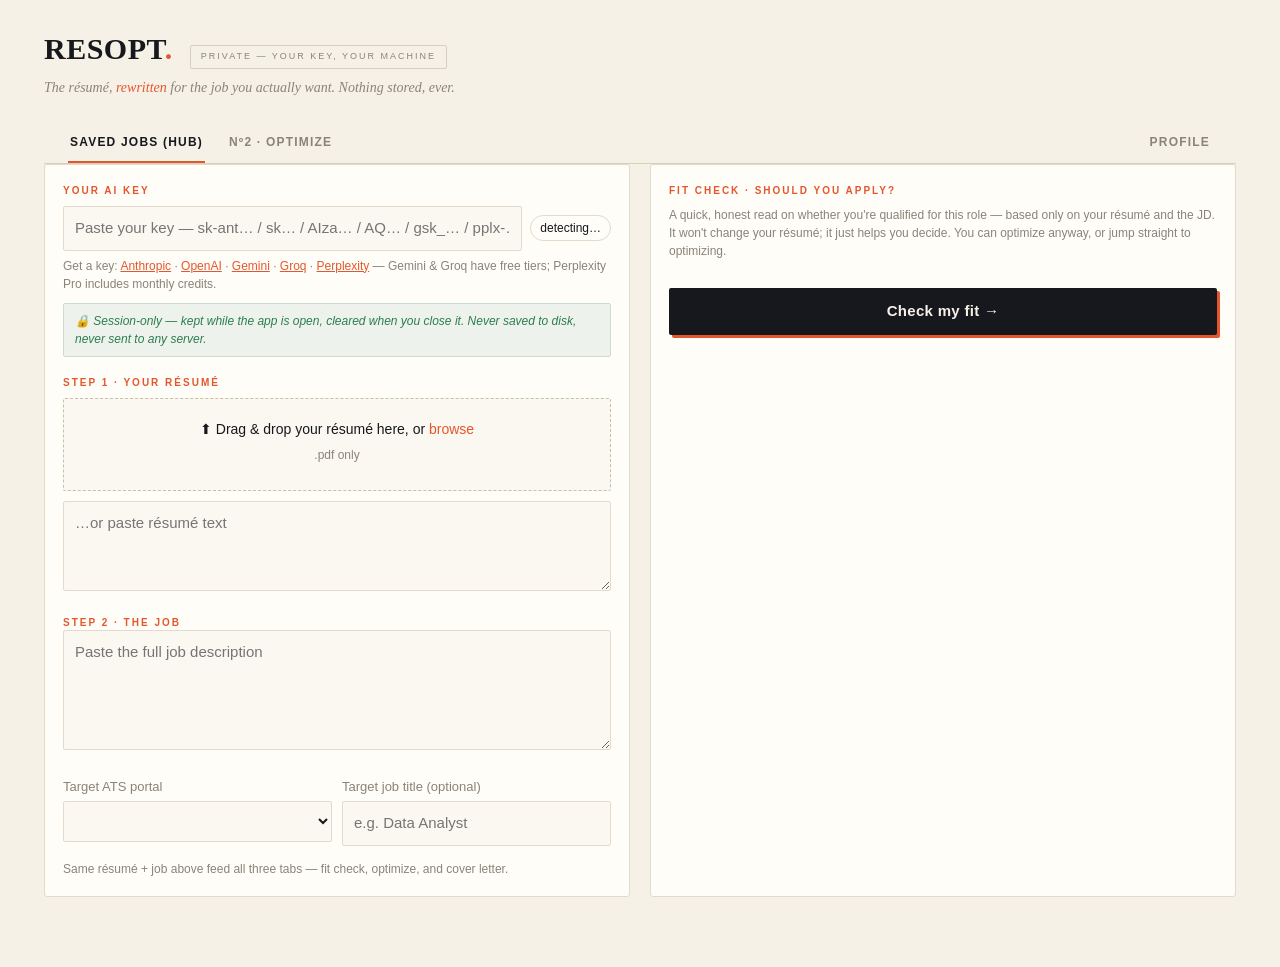
<file: app/static/index.html>
<!doctype html>
<html lang="en">
<head>
<meta charset="utf-8" />
<meta name="viewport" content="width=device-width, initial-scale=1" />
<title>RESOPT — the résumé, rewritten for the job you want</title>
<link rel="icon" type="image/png" href="/static/icon.png" />
<style>
  /* ===== Paper Studio — warm editorial print. Ink on paper, one vermilion accent. ===== */
  :root{--bg:#F6F1E7;--panel:#FFFDF8;--panel2:#FBF8F1;--line:#E3DACA;--rule:#D8CFBD;--text:#16181D;
    --muted:#8A8378;--accent:#E4572E;--accent2:#2E7D4F;--warn:#B3541E;--bad:#A02818;--radius:3px;
    --tint-accent:#FBEFE8;--tint-good:#EDF3EC;--tint-info:#EAF0F6;--info:#2B5C8A;--tint-warn:#F7EDDF;--tint-bad:#F8E9E5;
    --serif:Georgia,'Iowan Old Style','Times New Roman',serif;
    --font:-apple-system,BlinkMacSystemFont,"Segoe UI",Roboto,Helvetica,Arial,sans-serif;}
  *{box-sizing:border-box;}
  body{margin:0;background:var(--bg);color:var(--text);
    font:15px/1.5 -apple-system,BlinkMacSystemFont,"Segoe UI",Roboto,Helvetica,Arial,sans-serif;}
  a{color:var(--accent);}
  header{padding:26px 24px 8px;max-width:1240px;margin:0 auto;}
  h1{margin:0 0 4px;font-size:24px;letter-spacing:-.4px;}
  .sub{color:var(--muted);font-size:14px;}
  .badge{display:inline-block;font-size:12px;padding:2px 8px;border-radius:999px;border:1px solid var(--line);color:var(--muted);margin-left:6px;}
  main{max-width:1240px;margin:0 auto;padding:8px 24px 70px;}
  .grid2{display:grid;grid-template-columns:1fr 1fr;gap:20px;}
  @media (max-width:900px){.grid2{grid-template-columns:1fr;}}
  .card{background:var(--panel);border:1px solid var(--line);border-radius:var(--radius);padding:18px;}
  .step{font-size:12px;font-weight:700;color:var(--accent);text-transform:uppercase;letter-spacing:.6px;}
  .card h2{margin:2px 0 12px;font-size:16px;}
  .h-sm{font-size:13px;text-transform:uppercase;letter-spacing:.6px;color:var(--muted);margin:0 0 10px;}
  label{display:block;font-size:13px;color:var(--muted);margin:12px 0 5px;}
  input[type=text],input[type=password],input[type=number],textarea,select{
    width:100%;background:var(--panel2);border:1px solid var(--line);color:var(--text);border-radius:9px;padding:10px 11px;font:inherit;}
  textarea{min-height:120px;resize:vertical;}
  .row{display:flex;gap:10px;}.row>div{flex:1;}
  button{background:var(--accent);color:#fff;border:0;border-radius:10px;padding:12px 18px;font:inherit;font-weight:600;cursor:pointer;}
  button:disabled{opacity:.55;cursor:not-allowed;}
  .full{width:100%;margin-top:16px;}
  .hint{font-size:12px;color:var(--muted);margin-top:6px;}
  .keyrow{display:flex;align-items:center;gap:8px;}
  .prov{font-size:12px;padding:3px 9px;border-radius:999px;border:1px solid var(--line);white-space:nowrap;}
  .prov.ok{color:var(--accent2);border-color:#CBDECD;background:var(--tint-good);}
  .prov.bad{color:var(--warn);border-color:#E8D3B8;background:var(--tint-warn);}
  .privacy{margin-top:10px;font-size:12px;color:var(--accent2);background:var(--tint-good);border:1px solid #CBDECD;border-radius:2px;padding:8px 11px;font-style:italic;}
  /* drop zone */
  .drop{border:1.5px dashed #C9BFA9;border-radius:2px;padding:20px;text-align:center;background:var(--panel2);cursor:pointer;transition:.15s;}
  .drop.hot{border-color:var(--accent);background:var(--tint-accent);}
  .drop .big{font-size:14px;}.drop .nm{font-size:12px;color:var(--accent2);margin-top:6px;}
  /* progress */
  .progress{height:8px;background:var(--panel2);border-radius:999px;overflow:hidden;margin-top:10px;}
  .progress>i{display:block;height:100%;width:0;background:var(--accent);transition:width .4s;}
  .kvs{font-size:13px;color:var(--muted);}.kvs b{color:var(--text);font-weight:600;}
  .muted{color:var(--muted);}.err{color:var(--bad);}
  /* report */
  #results{display:none;margin-top:20px;}
  .scorewrap{display:flex;align-items:center;gap:22px;flex-wrap:wrap;}
  .gauge{--val:0;width:108px;height:108px;border-radius:50%;background:conic-gradient(var(--accent2) calc(var(--val)*1%),var(--line) 0);display:grid;place-items:center;position:relative;}
  .gauge::after{content:"";position:absolute;inset:9px;border-radius:50%;background:var(--panel);}
  .gauge b{position:relative;font-size:26px;}.gauge small{position:relative;display:block;text-align:center;color:var(--muted);font-size:11px;}
  .pill{display:inline-block;font-size:12px;padding:3px 9px;border-radius:2px;margin:3px 4px 0 0;border:1px solid var(--line);}
  .pill.ok{color:var(--accent2);border-color:#CBDECD;background:var(--tint-good);}
  .pill.near{color:var(--info);border-color:#C9D8E6;background:var(--tint-info);}
  .pill.miss{color:var(--warn);border-color:#E8D3B8;background:var(--tint-warn);}
  .lab{color:var(--muted);font-size:12px;text-transform:uppercase;letter-spacing:.5px;}
  .sug{display:flex;gap:10px;align-items:flex-start;padding:9px 11px;margin:6px 0;border:1px solid var(--line);border-left-width:3px;border-radius:2px;background:var(--panel2);font-size:13px;}
  .sug .tag{text-transform:uppercase;font-size:10px;letter-spacing:.5px;padding:2px 6px;border-radius:2px;flex:none;margin-top:1px;}
  .sug.reframe{border-left-color:var(--accent2);}.sug.reframe .tag{background:var(--tint-good);color:var(--accent2);}
  .sug.rephrase{border-left-color:var(--info);}.sug.rephrase .tag{background:var(--tint-info);color:var(--info);}
  .sug.add{border-left-color:var(--warn);}.sug.add .tag{background:var(--tint-warn);color:var(--warn);}
  .check{display:flex;gap:9px;align-items:flex-start;padding:7px 0;border-bottom:1px solid var(--line);}
  .check .mark{font-weight:700;}.check .mark.ok{color:var(--accent2);}.check .mark.no{color:var(--bad);}
  .check .detail{color:var(--muted);font-size:12px;}
  /* editor + live preview */
  .workbench{display:grid;grid-template-columns:1fr 1.05fr;gap:18px;margin-top:16px;}
  @media (max-width:1000px){.workbench{grid-template-columns:1fr;}}
  .sec{border:1px solid var(--line);border-radius:10px;margin:10px 0;background:var(--panel2);overflow:hidden;}
  .sec>.hd{display:flex;align-items:center;gap:8px;padding:8px 10px;background:#F3EDE0;border-bottom:1px solid var(--line);}
  .sec>.hd .nm{font-weight:600;text-transform:capitalize;flex:1;}
  .sec>.bd{padding:10px 12px;}
  .entry{border:1px dashed var(--line);border-radius:8px;padding:8px;margin:8px 0;}
  .ebar{display:flex;align-items:center;gap:8px;margin-bottom:4px;}
  .elab{font-size:10px;color:var(--muted);text-transform:uppercase;letter-spacing:.5px;flex:1;}
  .drag{cursor:grab;color:var(--muted);font-size:15px;user-select:none;padding:0 4px;}
  .drag:active{cursor:grabbing;}
  .del{background:transparent;border:1px solid #E0BDB3;color:var(--bad);border-radius:2px;width:26px;height:24px;padding:0;font-size:12px;cursor:pointer;box-shadow:none;}
  .ed{margin:5px 0;}.sec textarea{min-height:58px;}
  .dragging{opacity:.4;}.dropover{outline:2px dashed var(--accent);outline-offset:-2px;}
  .pvwrap{position:sticky;top:14px;}
  .pvbar{display:flex;align-items:center;justify-content:space-between;margin-bottom:8px;}
  .paper{background:#fff;color:#1b1b1b;border:1px solid #EBE4D6;border-radius:2px;padding:30px 34px;
    font:13px/1.5 Calibri,Arial,sans-serif;max-height:78vh;overflow:auto;
    box-shadow:0 12px 26px rgba(22,24,29,.12),0 2px 6px rgba(22,24,29,.07);
    transform:rotate(-.35deg);transition:transform .25s ease,box-shadow .25s ease;}
  .paper:hover{transform:rotate(0deg) translateY(-3px);
    box-shadow:0 20px 40px rgba(22,24,29,.16),0 4px 10px rgba(22,24,29,.08);}
  .paper h1{font-size:20px;margin:0;color:#111;}
  .paper .ctline{color:#444;font-size:12px;margin:2px 0 4px;}
  .paper .ctline a{color:#0563c1;text-decoration:underline;}
  .paper .title{font-weight:700;margin:2px 0 2px;}
  .paper h3{font-size:12px;text-transform:uppercase;letter-spacing:.6px;border-bottom:1px solid #cfcfcf;margin:13px 0 5px;padding-bottom:2px;color:#222;}
  .paper .role{display:flex;justify-content:space-between;gap:10px;font-weight:700;}
  .paper .role .dt{font-weight:400;color:#555;white-space:nowrap;}
  .paper .bridge{font-style:italic;color:#444;font-size:12px;margin:1px 0 2px;}
  .paper ul{margin:3px 0 8px;padding-left:18px;}.paper li{margin:2px 0;}
  .paper .sk{margin:2px 0;}
  details summary{cursor:pointer;color:var(--accent);margin-top:8px;}
  /* tabs */
  .tabs{display:flex;gap:22px;max-width:1240px;margin:10px auto 0;padding:0 24px;border-bottom:1px solid var(--rule);}
  .tab{background:transparent;color:var(--muted);border:0;border-radius:0;box-shadow:none;
    padding:9px 2px 12px;font-weight:700;font-size:12px;letter-spacing:1.2px;text-transform:uppercase;}
  .tab.active{background:transparent;color:var(--text);box-shadow:inset 0 -2px 0 var(--accent);}
  .tabpanel[hidden]{display:none;}
  /* fit check */
  .verdict{display:flex;align-items:center;gap:18px;flex-wrap:wrap;}
  .vbadge{font-size:15px;font-weight:700;padding:6px 14px;border-radius:2px;border:1px solid var(--line);font-family:var(--serif);}
  .v-strong_fit{color:var(--accent2);border-color:#CBDECD;background:var(--tint-good);}
  .v-qualified{color:var(--info);border-color:#C9D8E6;background:var(--tint-info);}
  .v-stretch{color:var(--warn);border-color:#E8D3B8;background:var(--tint-warn);}
  .v-not_a_match{color:var(--bad);border-color:#E8C5BB;background:var(--tint-bad);}
  .reqrow{display:flex;gap:10px;align-items:flex-start;padding:7px 0;border-bottom:1px solid var(--line);font-size:13px;}
  .reqrow .st{font-weight:700;flex:none;width:60px;text-transform:uppercase;font-size:10px;letter-spacing:.4px;margin-top:2px;}
  .st-met{color:var(--accent2);}.st-partial{color:var(--warn);}.st-missing{color:var(--bad);}
  .gli{display:flex;gap:8px;align-items:flex-start;font-size:13px;margin:5px 0;}
  .gli .sev{font-size:10px;text-transform:uppercase;letter-spacing:.4px;padding:2px 6px;border-radius:5px;flex:none;margin-top:1px;}
  .sev-blocker{background:var(--tint-bad);color:var(--bad);}.sev-major{background:var(--tint-warn);color:var(--warn);}.sev-minor{background:var(--tint-info);color:var(--info);}
  /* cover letter */
  .letter{background:#fff;color:#1b1b1b;border:1px solid #EBE4D6;border-radius:2px;padding:28px 32px;font:13px/1.6 Calibri,Arial,sans-serif;white-space:pre-wrap;max-height:70vh;overflow:auto;
    box-shadow:0 12px 26px rgba(22,24,29,.12),0 2px 6px rgba(22,24,29,.07);}
  /* style panel */
  .stylegrid{display:grid;grid-template-columns:repeat(4,1fr);gap:8px 12px;margin-top:10px;}
  @media (max-width:900px){.stylegrid{grid-template-columns:repeat(2,1fr);}}
  .stylegrid label{margin:0 0 3px;}
  .stylegrid input[type=number],.stylegrid select{padding:7px 9px;}
  /* ===== Paper Studio layer — typography, buttons, chrome ===== */
  body{font-family:var(--font);-webkit-font-smoothing:antialiased;text-rendering:optimizeLegibility;}
  h1{font-family:var(--serif);font-weight:700;letter-spacing:.2px;}
  .card h2{font-family:var(--serif);font-size:19px;font-weight:700;letter-spacing:.2px;}
  .h-sm{font-size:10px;letter-spacing:2px;}
  .step{font-size:10px;font-weight:700;letter-spacing:2px;}
  .sub{font-family:var(--serif);font-style:italic;}
  .badge{font-size:9px;letter-spacing:2px;text-transform:uppercase;border-radius:2px;padding:4px 10px;border-color:var(--rule);}
  /* buttons: ink on paper; the primary CTA carries a vermilion offset shadow */
  button{background:var(--text);color:var(--bg);border-radius:2px;letter-spacing:.3px;
    transition:transform .12s,box-shadow .12s,filter .15s,border-color .15s;}
  button:hover:not(:disabled){filter:brightness(1.15);}
  .full{box-shadow:3px 3px 0 var(--accent);}
  .full:hover:not(:disabled){transform:translate(-1px,-1px);box-shadow:4px 4px 0 var(--accent);filter:none;}
  .full:active:not(:disabled){transform:translate(1px,1px);box-shadow:2px 2px 0 var(--accent);}
  input[type=text],input[type=password],input[type=number],textarea,select{border-radius:2px;transition:border-color .15s,box-shadow .15s;}
  input:focus,textarea:focus,select:focus{outline:none;border-color:var(--accent);box-shadow:0 0 0 3px rgba(228,87,46,.15);}
  /* score gauge: vermilion ring, serif numeral */
  .gauge{background:conic-gradient(var(--accent) calc(var(--val)*1%),#EDE5D4 0);}
  .gauge b{font-family:var(--serif);font-size:30px;}
  .progress{height:5px;border-radius:0;background:#EDE5D4;}
  .progress>i{border-radius:0;}
  .tab{transition:color .15s;}
  .tab:hover{color:var(--text);background:transparent;filter:none;}
  .tab.locked{opacity:.6;}
  /* brand / header */
  .brand{display:flex;align-items:baseline;gap:11px;}
  .wordmark{font-family:var(--serif);font-weight:700;font-size:30px;letter-spacing:.5px;color:var(--text);}
  .wordmark .dot{color:var(--accent);}
  .headrow{display:flex;align-items:flex-start;justify-content:space-between;gap:16px;}
  .gear{background:transparent;border:1px solid var(--rule);color:var(--muted);border-radius:2px;padding:9px 12px;font-size:12px;font-weight:600;letter-spacing:1px;text-transform:uppercase;cursor:pointer;white-space:nowrap;box-shadow:none;}
  .gear:hover{color:var(--text);border-color:var(--accent);filter:none;}
  /* welcome-back strip: an editorial sidebar note */
  .wbbar{display:none;align-items:center;gap:12px;background:var(--panel);border:1px solid var(--line);border-left:3px solid var(--accent);border-radius:2px;padding:10px 14px;margin:12px auto 0;max-width:1240px;}
  .wbbar.show{display:flex;}
  .wbbar .av{width:34px;height:34px;border-radius:50%;background:var(--tint-accent);color:var(--accent);display:flex;align-items:center;justify-content:center;font-weight:700;font-size:13px;flex:none;font-family:var(--serif);}
  .wbbar .t{flex:1;min-width:0;}
  .wbbar .t b{font-size:14px;font-family:var(--serif);}
  .wbbar .t div{font-size:12px;color:var(--muted);}
  .linklike{background:none;border:0;color:var(--muted);font-size:12px;cursor:pointer;text-decoration:underline;padding:0;box-shadow:none;}
  .linklike:hover{color:var(--accent);filter:none;background:none;}
  /* lock states */
  .lockbox{border:1px solid var(--line);border-radius:2px;padding:24px;text-align:center;background:var(--panel2);}
  .lockbox .ic{width:46px;height:46px;border-radius:50%;background:var(--tint-accent);display:grid;place-items:center;font-size:22px;margin:0 auto 10px;}
  .lockbox .lh{font-size:15px;font-weight:700;margin-bottom:3px;font-family:var(--serif);}
  .lockbox .ls{font-size:12px;color:var(--muted);margin-bottom:14px;}
  /* résumé picker cards */
  .rpick{display:flex;flex-direction:column;gap:8px;margin-top:8px;}
  .rcard{display:flex;align-items:center;gap:10px;border:1px solid var(--line);border-radius:2px;padding:10px 12px;background:var(--panel2);cursor:pointer;transition:border-color .15s,background .15s;}
  .rcard:hover{border-color:#C9BFA9;}
  .rcard.sel{border-color:var(--accent);background:var(--tint-accent);}
  .rcard .rdot{width:16px;height:16px;border-radius:50%;border:2px solid #C9BFA9;flex:none;}
  .rcard.sel .rdot{border-color:var(--accent);background:var(--accent);box-shadow:inset 0 0 0 2px var(--tint-accent);}
  .rcard .rmeta{flex:1;min-width:0;}
  .rcard .rname{font-size:13px;font-weight:600;}
  .rcard .rsub{font-size:11px;color:var(--muted);overflow:hidden;text-overflow:ellipsis;white-space:nowrap;}
  .rcard.add{border-style:dashed;color:var(--accent);justify-content:center;font-size:13px;background:transparent;}
  .rcard.gen{border-color:#C9D8E6;background:var(--tint-info);}
  .rcard.gen.sel{border-color:var(--accent);background:var(--tint-accent);}
  /* onboarding overlay: warm scrim, paper card */
  .ob-overlay{position:fixed;inset:0;background:rgba(43,38,31,.55);backdrop-filter:blur(3px);z-index:50;display:none;align-items:center;justify-content:center;padding:20px;overflow:auto;}
  .ob-overlay.show{display:flex;}
  .ob-card{width:100%;max-width:560px;background:var(--panel);border:1px solid var(--line);border-radius:3px;padding:26px 26px 22px;margin:auto;box-shadow:0 24px 60px rgba(22,24,29,.25);}
  .ob-ic{width:46px;height:46px;border-radius:50%;background:var(--tint-accent);display:grid;place-items:center;font-size:23px;margin-bottom:13px;}
  .ob-ic.gn{background:var(--tint-good);}
  .ob-h{font-family:var(--serif);font-size:22px;font-weight:700;letter-spacing:.2px;margin:0 0 5px;}
  .ob-sub{font-size:13px;color:var(--muted);margin:0 0 14px;line-height:1.5;}
  .ob-body .row{margin-top:8px;}
  .ob-nav{display:flex;gap:10px;margin-top:20px;align-items:center;}
  .ob-nav .grow{flex:1;}
  .ob-dots{display:flex;gap:6px;justify-content:center;margin-top:16px;}
  .ob-dots i{width:7px;height:7px;border-radius:50%;background:var(--rule);display:block;transition:.2s;}
  .ob-dots i.on{background:var(--accent);width:20px;border-radius:999px;}
  .ob-recap{display:flex;align-items:center;gap:9px;font-size:13px;color:var(--text);padding:6px 0;}
  .ob-recap .ck{color:var(--accent2);font-weight:700;}
  .btn-ghost{background:transparent;border:1px solid var(--rule);color:var(--muted);box-shadow:none;}
  .btn-ghost:hover{color:var(--text);filter:none;background:transparent;}
</style>
</head>
<body>
<header>
  <div class="headrow">
    <div>
      <div class="brand"><span class="wordmark">RESOPT<span class="dot">.</span></span><span class="badge">private — your key, your machine</span></div>
      <div class="sub" style="margin-top:6px;">The résumé, <span style="color:var(--accent)">rewritten</span> for the job you actually want. Nothing stored, ever.</div>
    </div>
  </div>
</header>

<div class="wbbar" id="wbbar">
  <div class="av" id="wbAv">·</div>
  <div class="t"><b id="wbName">Welcome back</b><div id="wbSub">Profile restored · add your key in Settings to continue.</div></div>
  <button type="button" class="linklike" id="wbRedo">Redo setup</button>
</div>

<div class="ob-overlay" id="onboarding">
  <div class="ob-card">
    <div id="obBody"></div>
    <div class="ob-dots" id="obDots"></div>
  </div>
</div>

<main>
  <div class="tabs">
    <button type="button" class="tab active" data-tab="hub">Saved Jobs (Hub)</button>
    <button type="button" class="tab" data-tab="fit" style="display:none;">Nº1 · Check fit</button>
    <button type="button" class="tab" data-tab="optimize">Nº2 · Optimize</button>
    <button type="button" class="tab" data-tab="profile" style="margin-left:auto">Profile</button>
  </div>
  <div class="grid2">
    <!-- LEFT: inputs -->
    <section class="card">
      <form id="form">
        <input type="hidden" name="api_key" id="api_key" />

        <div class="step">Your AI key</div>
        <div class="keyrow" style="margin-top:8px;">
          <input type="password" id="set_key" placeholder="Paste your key — sk-ant… / sk… / AIza… / AQ… / gsk_… / pplx-…" autocomplete="off" />
          <span class="prov" id="provChip">detecting…</span>
        </div>
        <div class="hint" style="margin-top:6px;">Get a key:
          <a href="https://console.anthropic.com/settings/keys" target="_blank" rel="noopener">Anthropic</a> ·
          <a href="https://platform.openai.com/api-keys" target="_blank" rel="noopener">OpenAI</a> ·
          <a href="https://aistudio.google.com/apikey" target="_blank" rel="noopener">Gemini</a> ·
          <a href="https://console.groq.com/keys" target="_blank" rel="noopener">Groq</a> ·
          <a href="https://www.perplexity.ai/settings/api" target="_blank" rel="noopener">Perplexity</a>
          <span class="muted">— Gemini &amp; Groq have free tiers; Perplexity Pro includes monthly credits.</span>
        </div>
        <div class="privacy">🔒 Session-only — kept while the app is open, cleared when you close it. Never saved to disk, never sent to any server.</div>

        <div class="step" style="margin-top:18px;">Step 1 · Your résumé</div>
        <div id="resumePicker" class="rpick" style="display:none;"></div>
        <div class="hint" id="pickerHint" style="display:none;margin:6px 0 0;">Pick one of your saved résumés, or add a new one below.</div>
        <div class="drop" id="drop" style="margin-top:8px;">
          <input type="file" id="resume_file" name="resume_file" accept=".pdf" hidden />
          <div class="big">⬆ Drag &amp; drop your résumé here, or <span style="color:var(--accent)">browse</span></div>
          <div class="hint">.pdf only</div>
          <div class="nm" id="dzname"></div>
        </div>
        <textarea name="resume" id="resume" placeholder="…or paste résumé text" style="margin-top:10px;min-height:90px;"></textarea>
        <select id="useSaved" style="display:none;"><option value="">—</option></select>

        <div class="step" style="margin-top:18px;">Step 2 · The job</div>
        <textarea name="jd" id="jd" placeholder="Paste the full job description" required></textarea>
        <div class="row" style="margin-top:8px;">
          <div><label>Target ATS portal</label><select name="ats" id="ats"></select></div>
          <div><label>Target job title (optional)</label><input type="text" name="target_title" placeholder="e.g. Data Analyst" /></div>
        </div>

        <div class="hint" style="margin-top:14px">Same résumé + job above feed all three tabs — fit check, optimize, and cover letter.</div>
      </form>
    </section>

    <!-- RIGHT: tab-specific panel -->
    <section class="card">
      <!-- HUB -->
      <div class="tabpanel" data-tab="hub" hidden>
        <div class="step">Saved Jobs</div>
        <p class="hint" style="margin-top:8px">Jobs you clip using the Chrome Extension appear here.</p>
        <div style="display:flex;gap:10px;margin-bottom:14px">
          <button type="button" id="refreshHubBtn" class="full btn-ghost">↻ Refresh Jobs</button>
          <button type="button" id="synthMasterBtn" class="full" style="background:var(--accent2);color:#fff;border:none;">✨ Synthesize Master Resume</button>
        </div>
        <div id="synthMasterStatus" class="hint" style="display:none;margin-bottom:14px;color:var(--accent2);">Analyzing jobs and generating Master Resume... (this may take a minute)</div>
        <div id="hubList"></div>
      </div>
      <!-- FIT CHECK -->
      <div class="tabpanel" data-tab="fit">
        <div class="step">Fit check · should you apply?</div>
        <p class="hint" style="margin-top:8px">A quick, honest read on whether you're qualified for this role — based only on your résumé and the JD. It won't change your résumé; it just helps you decide. You can optimize anyway, or jump straight to optimizing.</p>
        <button type="button" id="goFit" class="full">Check my fit →</button>
        <div id="fitStatus" class="hint" style="display:none;margin-top:10px">Assessing your fit…</div>
        <div class="err" id="fitErr" style="margin-top:8px"></div>
      </div>
      <!-- OPTIMIZE -->
      <div class="tabpanel" id="panelOpt" data-tab="optimize" hidden>
      <div class="step">Step 4 · Output</div>
      <div class="row" style="margin-top:8px;">
        <div><label>Your last name</label><input type="text" id="lastname" name="lastname" value="Resume" /></div>
        <div><label>Company name</label><input type="text" id="company" name="company" value="Company" /></div>
      </div>
      <div class="row">
        <div><label>Max total bullets</label><input type="number" name="max_bullets" id="max_bullets" value="20" min="6" max="24" /></div>
        <div><label>File name</label><input type="text" value="Lastname_Company.docx" disabled style="opacity:.65;" /></div>
      </div>
      <div class="hint">Bullets auto-distributed (recency + keyword coverage), capped at the total.</div>
      <label style="display:flex;align-items:center;gap:8px;font-weight:400;cursor:pointer;margin-top:6px;">
        <input type="checkbox" name="economy" id="economy" style="width:auto;margin:0;" />
        Economy Mode — lowest cost (runs every step on the lightweight model)
      </label>
      <div class="hint">Default (Precision) uses the stronger model for bullets, skills &amp; summary; Economy uses the lightweight model throughout.</div>
      <details>
        <summary>Override contact details (optional)</summary>
        <div class="row"><div><label>Name</label><input type="text" name="name" /></div><div><label>Phone</label><input type="text" name="phone" /></div></div>
        <div class="row"><div><label>Email</label><input type="text" name="email" /></div><div><label>LinkedIn</label><input type="text" name="linkedin" /></div></div>
        <label>Location</label><input type="text" name="location" />
      </details>
      <details id="toolswrap" style="margin:12px 0;">
        <summary>Confirm your tools — get more honest keyword matches</summary>
        <div class="hint" style="margin-top:6px">Scans the job's tools against your résumé. Tick any you've <b>genuinely used</b> — they get woven into your bullets (not just skills). Only add tools you can defend in an interview.</div>
        <button type="button" id="scanTools" class="full" style="margin-top:8px">Scan tools for this job →</button>
        <div id="toolsStatus" class="hint" style="display:none;margin-top:8px">Scanning your tools…</div>
        <div id="toolsResult" style="margin-top:10px"></div>
      </details>
      <button type="button" id="go" class="full">Optimize my résumé →</button>
      <div id="status" style="margin-top:16px;display:none;">
        <div class="kvs"><b id="statusLabel">Queued</b> <span id="statusPct" class="muted"></span></div>
        <div class="progress"><i id="bar"></i></div>
        <div class="err" id="statusErr"></div>
      </div>
        
      <hr style="margin:24px 0; border:none; border-top:1px dashed var(--rule);">
        
      <div class="step">Optional · Cover letter</div>
      <div id="coverLock" class="lockbox" style="margin-top:10px;">
        <div class="ic">🔒</div>
        <div class="lh">Optimize your résumé first</div>
        <div class="ls">Your cover letter is written from your <b>customized</b> résumé — so it matches the role exactly.</div>
        <div style="margin-top:12px;"><button type="button" class="linklike" id="coverOverride">Or write from my raw résumé instead</button></div>
      </div>
      <div id="coverForm" style="display:none;">
        <div class="hint" id="coverSource" style="margin-top:8px;color:var(--accent2);">✓ Based on your customized résumé.</div>
        <div class="row" style="margin-top:8px;">
          <div><label>Company name</label><input type="text" id="cl_company" placeholder="Acme Inc." /></div>
          <div><label>Your name</label><input type="text" id="cl_name" placeholder="auto-filled from résumé if blank" /></div>
        </div>
        <div class="row">
          <div><label>Tone</label><select id="cl_tone"><option value="professional">Professional</option><option value="warm">Warm</option><option value="direct">Direct</option><option value="mission-driven">Mission-driven</option></select></div>
          <div><label>Address to (optional)</label><input type="text" id="cl_hm" placeholder="e.g. Jordan Lee, Hiring Manager" /></div>
        </div>
        <div class="hint">Uses your real experience and the JD's priorities. It names the company (your résumé never does).</div>
        <button type="button" id="goCover" class="full btn-ghost" style="margin-top:8px;">Generate cover letter</button>
        <div id="coverStatus" class="hint" style="display:none;margin-top:10px">Writing your cover letter…</div>
        <div class="err" id="coverErr" style="margin-top:8px"></div>
      </div>
      </div><!-- /optimize panel -->
      <!-- PROFILE -->
      <div class="tabpanel" data-tab="profile" hidden>
        <div class="step">Your profile</div>
        <div class="privacy">🔒 Saved only on this device (your browser's local storage). Never sent to any server — your details are added to the résumé only when you optimize. Email is optional.</div>
        <div class="row" style="margin-top:10px"><div><label>First name</label><input type="text" id="pf_first" /></div><div><label>Last name</label><input type="text" id="pf_last" /></div></div>
        <div class="row"><div><label>Phone</label><input type="text" id="pf_phone" /></div><div><label>Email (optional)</label><input type="text" id="pf_email" /></div></div>
        <div class="row"><div><label>Location</label><input type="text" id="pf_location" /></div><div><label>LinkedIn</label><input type="text" id="pf_linkedin" placeholder="linkedin.com/in/you" /></div></div>
        <div class="row"><div><label>GitHub</label><input type="text" id="pf_github" placeholder="github.com/you" /></div><div><label>Portfolio / website</label><input type="text" id="pf_portfolio" /></div></div>
        <label style="margin-top:14px">Target roles &amp; preferences</label>
        <input type="text" id="pf_targets" placeholder="Target titles, comma-separated (e.g. Data Analyst, BI Developer)" />
        <div class="row" style="margin-top:6px"><div><select id="pf_seniority"><option value="">Seniority (optional)</option><option>Entry</option><option>Mid</option><option>Senior</option><option>Lead / Manager</option></select></div><div><select id="pf_defats"><option value="">Default ATS portal (optional)</option></select></div></div>
        <label style="margin-top:14px">Work experience</label>
        <div id="pf_exp"></div>
        <button type="button" id="pf_addExp" style="background:var(--panel2);border:1px solid var(--line);font-weight:500;">+ Add experience</button>
        <label style="margin-top:14px">Projects</label>
        <div id="pf_proj"></div>
        <button type="button" id="pf_addProj" style="background:var(--panel2);border:1px solid var(--line);font-weight:500;">+ Add project</button>
        <label style="margin-top:14px">Skills <span class="muted" style="font-weight:400;text-transform:none">(comma-separated — used as-is)</span></label>
        <textarea id="pf_skills" placeholder="Python, SQL, Tableau, Excel, Power BI, …" style="min-height:58px"></textarea>
        <label style="margin-top:14px">Education</label>
        <div id="pf_edu"></div>
        <button type="button" id="pf_addEdu" style="background:var(--panel2);border:1px solid var(--line);font-weight:500;">+ Add education</button>
        <label style="margin-top:14px">Certifications</label>
        <div id="pf_certs"></div>
        <button type="button" id="pf_addCert" style="background:var(--panel2);border:1px solid var(--line);font-weight:500;">+ Add certification</button>
        <label style="margin-top:14px">Master résumés <span class="muted" style="font-weight:400;text-transform:none">(up to 3 — one per target role; upload once, pick when you optimize)</span></label>
        <div id="pf_resumes"></div>
        <input type="file" id="pf_resumeFile" accept=".pdf" hidden />
        <button type="button" id="pf_addResume" style="background:var(--panel2);border:1px solid var(--line);font-weight:500;">+ Upload a résumé</button>
        <div class="err" id="pf_resumeErr" style="margin-top:6px"></div>
        <button type="button" id="pf_save" class="full" style="margin-top:16px">Save profile to this device</button>
        <span id="pf_saved" class="hint" style="display:none;color:var(--accent2);margin-left:10px">✓ Saved</span>
        <div class="hint" style="margin-top:8px">Your saved profile auto-fills every optimization — formatting choices in the Style panel are remembered too.</div>
        <div style="margin-top:14px;">
          <button type="button" class="btn-ghost" id="set_redo">Redo setup</button>
        </div>
        <div class="hint" style="margin-top:10px">Your profile and saved résumés live on this device only. Redo setup walks you through everything again.</div>
      </div>
    </section>
  </div>

  <!-- RESULTS -->
  <section id="results">
    <section class="card">
      <h2 class="h-sm">Your match report</h2>
      <div class="scorewrap">
        <div class="gauge" id="gauge"><div><b id="scoreNum">0</b><small>ATS match</small></div></div>
        <div style="flex:1;min-width:240px;">
          <div class="kvs"><b id="titleOut"></b> · <span id="portalOut" class="muted"></span></div>
          <div id="threshOut" class="kvs" style="margin-top:6px;"></div>
          <div id="reqOut" class="kvs" style="margin-top:4px;"></div>
          <div style="margin-top:8px;">
            <span class="lab">Matched</span><div id="matched"></div>
            <span class="lab" style="display:inline-block;margin-top:6px;">Rephrase to exact</span><div id="nearmiss"></div>
            <span class="lab" style="display:inline-block;margin-top:6px;">Missing (add only if true)</span><div id="missing"></div>
          </div>
        </div>
      </div>
      <details style="margin-top:8px;"><summary>The problem this role solves + how to raise the score</summary>
        <p id="problemOut" class="kvs" style="margin:8px 0;"></p>
        <div id="suggestions"></div>
      </details>
      <details><summary>Pre-submit checklist</summary><div id="checklist" style="margin-top:6px;"></div></details>
    </section>

    <section class="card" style="margin-top:18px;">
      <h2 class="h-sm">Edit &amp; arrange — your résumé updates live</h2>
      <div class="hint">Drag the ⠿ handle to reorder sections or items. Every change shows instantly in the preview. Download matches the preview exactly.</div>
      <details id="stylewrap" style="margin:10px 0;">
        <summary>Formatting &amp; style (ATS-safe)</summary>
        <div class="stylegrid">
          <div><label>Font</label><select id="st_font"><option>Calibri</option><option>Carlito</option><option>Arial</option><option>Helvetica</option><option>Georgia</option><option>Times New Roman</option><option>Cambria</option><option>Garamond</option></select></div>
          <div><label>Header alignment</label><select id="st_align"><option value="left">Left</option><option value="center">Center</option><option value="right">Right</option></select></div>
          <div><label>Bullet</label><select id="st_bullet"><option value="•">• Dot</option><option value="–">– Dash</option></select></div>
          <div><label>Heading color</label><input type="color" id="st_accent" value="#000000" style="height:38px;padding:3px;" /></div>
          <div><label>Name size</label><input type="number" id="st_name" value="16" min="11" max="28" /></div>
          <div><label>Heading size</label><input type="number" id="st_heading" value="12" min="9" max="18" /></div>
          <div><label>Sub-heading size</label><input type="number" id="st_sub" value="11" min="9" max="16" /></div>
          <div><label>Body size</label><input type="number" id="st_body" value="11" min="8" max="14" /></div>
          <div><label>Line spacing</label><select id="st_ls"><option value="1.0">Single</option><option value="1.15">1.15</option><option value="1.5">1.5</option></select></div>
          <div><label>Section gap (pt)</label><input type="number" id="st_secspace" value="4" min="0" max="16" /></div>
          <div><label>Entry gap (pt)</label><input type="number" id="st_entryspace" value="2" min="0" max="10" /></div>
          <div><label>Margins</label><select id="st_margin"><option value="narrow">Narrow</option><option value="normal" selected>Normal</option><option value="wide">Wide</option></select></div>
          <div><label>Education by</label><select id="st_eduorder"><option value="degree">Degree first</option><option value="institution">Institution first</option></select></div>
          <div><label>Skills layout</label><select id="st_skills"><option value="categorized">Categorized</option><option value="compact">Compact</option><option value="inline">Inline (densest)</option></select></div>
          <div><label>Date format</label><select id="st_dateformat"><option value="asis">As written</option><option value="mon_year">Mon YYYY</option><option value="num_year">MM/YYYY</option><option value="year">YYYY</option></select></div>
          <div style="grid-column:1/-1;display:flex;gap:16px;align-items:center;flex-wrap:wrap;margin-top:4px;">
            <label style="display:flex;gap:6px;align-items:center;font-weight:400;margin:0;"><input type="checkbox" id="st_bold_h" checked style="width:auto;margin:0;" />Bold headings</label>
            <label style="display:flex;gap:6px;align-items:center;font-weight:400;margin:0;"><input type="checkbox" id="st_bold_s" checked style="width:auto;margin:0;" />Bold sub-headings</label>
            <label style="display:flex;gap:6px;align-items:center;font-weight:400;margin:0;"><input type="checkbox" id="st_divider" checked style="width:auto;margin:0;" />Divider line</label>
            <label style="display:flex;gap:6px;align-items:center;font-weight:400;margin:0;"><input type="checkbox" id="st_fit" style="width:auto;margin:0;" />Fit to one page</label>
          </div>
        </div>
        <div class="hint">All options stay single-column and parser-safe. Preview is approximate; the downloaded .docx is exact. “Fit to one page” is best-effort — it shrinks sizes and spacing, not your content.</div>
      </details>
      <div class="workbench">
        <div id="editor"></div>
        <div class="pvwrap">
          <div class="pvbar"><span class="lab">Live preview</span>
            <a id="dlLink"><button type="button">⬇ Download .docx</button></a>
            <a id="dlPdf"><button type="button" class="btn-ghost">⬇ PDF</button></a></div>
          <div class="hint" style="margin-top:6px">.docx parses most reliably in ATS portals — upload that one. The PDF is the same layout for humans (email, print, LinkedIn).</div>
          <div class="paper" id="paper"></div>
        </div>
      </div>
    </section>
  </section>

  <!-- FIT RESULT -->
  <section id="fitResult" hidden>
    <section class="card">
      <h2 class="h-sm">Fit assessment</h2>
      <div class="verdict">
        <div class="gauge" id="fitGauge"><div><b id="fitScore">0</b><small>fit score</small></div></div>
        <div style="flex:1;min-width:240px;">
          <span class="vbadge" id="fitBadge">—</span>
          <p id="fitHeadline" class="kvs" style="margin:10px 0 0"></p>
          <div id="fitMeta" class="kvs" style="margin-top:6px"></div>
        </div>
      </div>
      <div id="fitRec" class="privacy" style="margin-top:14px"></div>
      <div class="grid2" style="margin-top:14px">
        <div><span class="lab">Why you fit</span><div id="fitStrengths" style="margin-top:6px"></div></div>
        <div><span class="lab">Gaps</span><div id="fitGaps" style="margin-top:6px"></div></div>
      </div>
      <details style="margin-top:10px"><summary>Hard requirements &amp; skill coverage</summary>
        <div id="fitReqs" style="margin-top:8px"></div>
        <div style="margin-top:8px"><span class="lab">Must-have skills matched</span><div id="fitMatched"></div>
        <span class="lab" style="display:inline-block;margin-top:6px">Must-have missing</span><div id="fitMissing"></div></div>
      </details>
      <button type="button" id="fitToOpt" class="full" style="margin-top:14px">Optimize my résumé for this job →</button>
    </section>
  </section>

  <!-- COVER RESULT -->
  <section id="coverResult" hidden>
    <section class="card">
      <div class="pvbar"><h2 class="h-sm" style="margin:0">Your cover letter</h2>
        <div style="display:flex;gap:8px"><button type="button" id="clCopy">Copy</button><button type="button" id="clDownload">⬇ Download .docx</button></div></div>
      <div class="letter" id="clPaper"></div>
      <div class="hint" id="clNote" style="margin-top:8px"></div>
    </section>
  </section>
</main>

<script>
const $=s=>document.querySelector(s);
const esc=s=>(s==null?'':String(s)).replace(/[&<>"]/g,c=>({'&':'&amp;','<':'&lt;','>':'&gt;','"':'&quot;'}[c]));
let pollTimer=null, R=null, pvTimer=null, FIT=null, COVER=null, coverRawOverride=false;
let STYLE={font:'Calibri',header_align:'left',size_name:16,size_heading:12,size_sub:11,size_body:11,
  bold_headings:true,bold_sub:true,bullet:'•',accent:'000000',line_spacing:1.0,section_space:4,
  entry_space:2,margin_v:36,margin_h:36,education_order:'degree',divider:true,fit_one_page:false,
  skills_layout:'categorized',date_format:'asis'};
function readStyleControls(){
  const v=id=>($(id)?$(id).value:''),c=id=>($(id)?$(id).checked:false);
  const m={narrow:27,normal:36,wide:54}[v('#st_margin')]||36;
  STYLE={font:v('#st_font')||'Calibri',header_align:v('#st_align')||'left',
    size_name:+v('#st_name')||16,size_heading:+v('#st_heading')||12,size_sub:+v('#st_sub')||11,size_body:+v('#st_body')||11,
    bold_headings:c('#st_bold_h'),bold_sub:c('#st_bold_s'),bullet:v('#st_bullet')||'•',
    accent:(v('#st_accent')||'#000000').replace('#',''),line_spacing:+v('#st_ls')||1.0,
    section_space:+v('#st_secspace')||0,entry_space:+v('#st_entryspace')||0,margin_v:m,margin_h:m,
    education_order:v('#st_eduorder')||'degree',divider:c('#st_divider'),fit_one_page:c('#st_fit'),
    skills_layout:v('#st_skills')||'categorized',date_format:v('#st_dateformat')||'asis'};
}
function applyPreviewStyle(){
  const s=STYLE,PX=pt=>Math.round(pt*1.18),paper=$('#paper');if(!paper)return;
  paper.style.fontFamily=`${s.font}, Calibri, Arial, sans-serif`;
  paper.style.lineHeight=s.line_spacing;paper.style.fontSize=PX(s.size_body)+'px';
  paper.style.padding=`${Math.max(14,Math.round(s.margin_v*0.7))}px ${Math.max(16,Math.round(s.margin_h*0.9))}px`;
  const css=`#paper h1{font-size:${PX(s.size_name)}px;text-align:${s.header_align};}
  #paper .ctline{text-align:${s.header_align};}
  #paper h3{font-size:${PX(s.size_heading)}px;font-weight:${s.bold_headings?700:400};color:#${s.accent};${s.divider?'':'border-bottom:none;'}}
  #paper .title,#paper .role{font-size:${PX(s.size_sub)}px;font-weight:${s.bold_sub?700:400};}
  #paper .role .dt{font-weight:400;}
  #paper .sk b{font-weight:${s.bold_sub?700:400};}
  #paper ul{list-style:none;padding-left:16px;}#paper li{position:relative;}
  #paper li::before{content:"${s.bullet} ";position:absolute;left:-14px;}`;
  let tag=document.getElementById('previewStyle');
  if(!tag){tag=document.createElement('style');tag.id='previewStyle';document.head.appendChild(tag);}
  tag.textContent=css;
}
function onStyleChange(){readStyleControls();saveStyle();if(R)renderPreview();else applyPreviewStyle();}

function detectProvider(k){k=(k||'').trim();
  if(k.startsWith('sk-ant-'))return['anthropic','Anthropic (Claude)'];
  if(k.startsWith('gsk_'))return['groq','Groq (Llama)'];
  if(k.startsWith('pplx-'))return['perplexity','Perplexity (Sonar)'];
  if(k.startsWith('AIza')||k.startsWith('AQ.'))return['gemini','Google (Gemini)'];
  if(k.startsWith('sk-'))return['openai','OpenAI (GPT)'];
  return[null,k?'Unrecognized key':'detecting…'];}
function refreshKeyChip(v){const[p,l]=detectProvider(v);const c=$('#provChip');if(c){c.textContent=l;c.className='prov '+(p?'ok':(v?'bad':''));}}
// API key is session-only: held in #api_key (hidden, read by baseForm) + sessionStorage, never on disk.
function setSessionKey(v){v=(v||'').replace(/[^\x21-\x7e]/g,'');$('#api_key').value=v;try{v?sessionStorage.setItem('resopt_key',v):sessionStorage.removeItem('resopt_key');}catch(e){}refreshKeyChip(v);}
function loadKeySession(){let v='';try{v=sessionStorage.getItem('resopt_key')||'';}catch(e){}if(v&&$('#set_key')){$('#set_key').value=v;setSessionKey(v);}}
$('#set_key').addEventListener('input',e=>setSessionKey(e.target.value));

// drag & drop upload
const drop=$('#drop'),file=$('#resume_file');
drop.addEventListener('click',()=>file.click());
['dragover','dragenter'].forEach(ev=>drop.addEventListener(ev,e=>{e.preventDefault();drop.classList.add('hot');}));
['dragleave','drop'].forEach(ev=>drop.addEventListener(ev,e=>{e.preventDefault();drop.classList.remove('hot');}));
drop.addEventListener('drop',e=>{if(e.dataTransfer.files.length){file.files=e.dataTransfer.files;showFile();}});
file.addEventListener('change',showFile);
function showFile(){$('#dzname').textContent=file.files.length?('✓ '+file.files[0].name):'';}

async function loadMeta(){
  const {portals}=await (await fetch('/api/ats')).json();
  const sel=$('#ats'), dsel=$('#pf_defats');
  portals.forEach(p=>{const o=document.createElement('option');o.value=p.key;o.textContent=`${p.name} — ${p.category}`;sel.appendChild(o);
    if(dsel)dsel.appendChild(o.cloneNode(true));});
  sel.value='generic';
}

function pills(el,items,cls){el.innerHTML=(items&&items.length)?items.map(k=>`<span class="pill ${cls}">${esc(k)}</span>`).join(''):'<span class="muted" style="font-size:12px">—</span>';}

function renderResult(j){
  const r=j.result, rep=r.report;
  window._optResult = j;
  $('#results').style.display='block';
  $('#scoreNum').textContent=rep.ats_score;$('#gauge').style.setProperty('--val',rep.ats_score);
  $('#titleOut').textContent=r.job_title;$('#portalOut').textContent=R.ats||'';
  const t=rep.pass_threshold;
  $('#threshOut').innerHTML=rep.passes_threshold?`<span style="color:var(--accent2)">✓ Above the ${t.low}–${t.high}% pass band</span>`:`<span style="color:var(--warn)">Below the ${t.low}% band — see suggestions</span>`;
  $('#reqOut').innerHTML=rep.required_total?`<span style="color:${rep.required_matched===rep.required_total?'var(--accent2)':'var(--warn)'}">Required keywords: ${rep.required_matched}/${rep.required_total} matched</span>`:'';
  pills($('#matched'),rep.matched_keywords,'ok');pills($('#nearmiss'),rep.near_miss_keywords,'near');pills($('#missing'),rep.missing_keywords,'miss');
  const sg=rep.suggestions||[];
  $('#suggestions').innerHTML=sg.length?sg.map(s=>`<div class="sug ${s.type}"><span class="tag">${s.type}</span>${esc(s.text)}</div>`).join(''):'<div class="muted" style="font-size:13px">Every targeted keyword is present.</div>';
  $('#checklist').innerHTML=rep.checklist.map(c=>`<div class="check"><span class="mark ${c.ok?'ok':'no'}">${c.ok?'✓':'✕'}</span><div><div>${esc(c.label)}</div>${c.detail?`<div class="detail">${esc(c.detail)}</div>`:''}</div></div>`).join('');
  $('#problemOut').textContent=r.problem||'';
  renderEditor();renderPreview();
}

// ---------- editor ----------
const LABELS={contact:'Contact',summary:'Summary',skills:'Skills',experience:'Work experience',projects:'Projects',education:'Education',certifications:'Certifications'};
function ta(value,oninput,ph){const t=document.createElement('textarea');t.value=value||'';t.placeholder=ph||'';t.className='ed';t.addEventListener('input',()=>{oninput(t.value);schedulePreview();});return t;}
function tx(value,oninput,ph){const t=document.createElement('input');t.type='text';t.value=value||'';t.placeholder=ph||'';t.className='ed';t.addEventListener('input',()=>{oninput(t.value);schedulePreview();});return t;}
function schedulePreview(){clearTimeout(pvTimer);pvTimer=setTimeout(renderPreview,140);}

function entry(arr,i,label){
  const e=document.createElement('div');e.className='entry';e.dataset.idx=i;
  const bar=document.createElement('div');bar.className='ebar';
  bar.innerHTML=`<span class="drag" title="Drag to reorder">⠿</span><span class="elab">${label} ${i+1}</span><button type="button" class="del" title="Remove">✕</button>`;
  bar.querySelector('.del').onclick=()=>{arr.splice(i,1);refresh();};
  e.appendChild(bar);
  return e;
}

function sectionBody(key){
  const d=R.data, wrap=document.createElement('div');const add=el=>wrap.appendChild(el);
  if(key==='summary'){add(ta(d.summary,v=>d.summary=v,'Summary'));}
  else if(key==='contact'){['name','phone','email','linkedin','github','portfolio','location'].forEach(f=>add(tx(R.contact[f],v=>R.contact[f]=v,f)));}
  else if(key==='skills'){d.skills.forEach((cat,i)=>{const e=entry(d.skills,i,'Skill group');
    e.appendChild(tx(cat.name,v=>cat.name=v,'Category name'));
    e.appendChild(ta((cat.skills||[]).join(', '),v=>cat.skills=v.split(',').map(s=>s.trim()).filter(Boolean),'Comma-separated skills'));add(e);});
    makeSortable(wrap,d.skills);}
  else if(key==='experience'){d.experiences.forEach((x,i)=>{const e=entry(d.experiences,i,'Role');
    e.appendChild(tx(x.title,v=>x.title=v,'Title'));e.appendChild(tx(x.company,v=>x.company=v,'Company'));
    const r=document.createElement('div');r.className='row';const a=document.createElement('div');a.appendChild(tx(x.duration,v=>x.duration=v,'Dates'));const b=document.createElement('div');b.appendChild(tx(x.location,v=>x.location=v,'Location'));r.append(a,b);e.appendChild(r);
    e.appendChild(tx(x.bridge_line||'',v=>x.bridge_line=v,'Bridge line (italic, optional)'));
    e.appendChild(ta((x.bullets||[]).join('\n'),v=>x.bullets=v.split('\n').map(s=>s.trim()).filter(Boolean),'One bullet per line'));add(e);});
    makeSortable(wrap,d.experiences);}
  else if(key==='projects'){d.projects.forEach((x,i)=>{const e=entry(d.projects,i,'Project');
    e.appendChild(tx(x.title,v=>x.title=v,'Project title'));
    e.appendChild(ta((x.bullets||[]).join('\n'),v=>x.bullets=v.split('\n').map(s=>s.trim()).filter(Boolean),'One bullet per line'));add(e);});
    makeSortable(wrap,d.projects);}
  else if(key==='education'){(d.education||[]).forEach((x,i)=>{const e=entry(d.education,i,'Degree');
    e.appendChild(tx(x.degree,v=>x.degree=v,'Degree'));e.appendChild(tx(x.school,v=>x.school=v,'School'));
    const r=document.createElement('div');r.className='row';const a=document.createElement('div');a.appendChild(tx(x.dates,v=>x.dates=v,'Dates'));const b=document.createElement('div');b.appendChild(tx(x.gpa,v=>x.gpa=v,'GPA'));r.append(a,b);e.appendChild(r);add(e);});
    makeSortable(wrap,d.education);}
  else if(key==='certifications'){(d.certifications||[]).forEach((x,i)=>{const e=entry(d.certifications,i,'Certification');
    e.appendChild(tx(x.name,v=>x.name=v,'Certification'));e.appendChild(tx(x.issuer,v=>x.issuer=v,'Issuer'));e.appendChild(tx(x.url,v=>x.url=v,'URL (plain text)'));add(e);});
    makeSortable(wrap,d.certifications);}
  return wrap;
}

// HTML5 drag-and-drop sorting via the ⠿ handle. `arr` is the backing array.
function makeSortable(container,arr){
  let from=null;
  [...container.children].forEach((el,idx)=>{
    const handle=el.querySelector('.drag');
    if(handle){handle.draggable=true;
      handle.addEventListener('dragstart',e=>{from=idx;el.classList.add('dragging');e.dataTransfer.effectAllowed='move';e.dataTransfer.setData('text','x');});
      handle.addEventListener('dragend',()=>el.classList.remove('dragging'));}
    el.addEventListener('dragover',e=>{e.preventDefault();el.classList.add('dropover');});
    el.addEventListener('dragleave',()=>el.classList.remove('dropover'));
    el.addEventListener('drop',e=>{e.preventDefault();el.classList.remove('dropover');
      if(from===null||from===idx)return;const[m]=arr.splice(from,1);arr.splice(idx,0,m);from=null;refresh();});
  });
}

function renderEditor(){
  const host=$('#editor');host.innerHTML='';
  R.section_order.forEach((key,i)=>{
    if(key==='contact'&&!Object.values(R.contact).some(Boolean))return;
    const sec=document.createElement('div');sec.className='sec';sec.dataset.idx=i;
    const hd=document.createElement('div');hd.className='hd';
    hd.innerHTML=`<span class="drag" title="Drag to reorder section">⠿</span><span class="nm">${LABELS[key]||key}</span>`;
    const bd=document.createElement('div');bd.className='bd';bd.appendChild(sectionBody(key));
    sec.append(hd,bd);host.appendChild(sec);
  });
  makeSortable(host,R.section_order);
}
function refresh(){renderEditor();renderPreview();}

// ---------- live preview (mirrors the .docx) ----------
// Date-format mirror of formatter._fmt_dates so the preview matches the .docx exactly.
const _MONTHS=['January','February','March','April','May','June','July','August','September','October','November','December'];
const _MONIDX={};_MONTHS.forEach((m,i)=>{_MONIDX[m.toLowerCase()]=i+1;_MONIDX[m.slice(0,3).toLowerCase()]=i+1;});
function _fmtOneDate(tok,f){const m=String(tok).trim().match(/^([A-Za-z]{3,9})\.?\s+(\d{4})$/);if(!m)return String(tok).trim();const idx=_MONIDX[m[1].toLowerCase()];if(!idx)return String(tok).trim();const yr=m[2];if(f==='num_year')return String(idx).padStart(2,'0')+'/'+yr;if(f==='year')return yr;return _MONTHS[idx-1].slice(0,3)+' '+yr;}
function fmtDates(s){const f=(STYLE&&STYLE.date_format)||'asis';if(!s||f==='asis')return s;return String(s).split(/(\s*[-–—]\s*|\s+to\s+)/).map((p,i)=>i%2===0?_fmtOneDate(p,f):p).join('');}
function renderPreview(){
  const d=R.data,c=R.contact;let h=`<h1>${esc(c.name||'Your Name')}</h1>`;
  const ctUrl=v=>{v=(v||'').trim();if(!v)return v;if(/^https?:|^mailto:/.test(v))return v;if(v.includes('@')&&!v.includes('/'))return 'mailto:'+v;return 'https://'+v;};
  const parts=[];
  [['phone',0],['email',1],['location',0],['linkedin',1],['github',1],['portfolio',1]].forEach(([k,link])=>{
    const v=(c[k]||'').trim();if(!v)return;
    parts.push(link?`<a href="${esc(ctUrl(v))}" target="_blank" rel="noopener">${esc(v)}</a>`:esc(v));});
  if(parts.length)h+=`<div class="ctline">${parts.join('  ·  ')}</div>`;
  if(d.job_title)h+=`<div class="title">${esc(d.job_title)}</div>`;
  const S={
    summary:()=>d.summary?`<h3>Summary</h3><div>${esc(d.summary)}</div>`:'',
    skills:()=>{const cs=(d.skills||[]).filter(c=>(c.skills||[]).length);if(!cs.length)return '';
      let body;
      if(STYLE.skills_layout==='inline'){body=`<div class="sk">${esc(cs.flatMap(c=>c.skills||[]).join(', '))}</div>`;}
      else{const gp=STYLE.skills_layout==='compact'?' style="margin:0"':'';
        body=cs.map(c=>`<div class="sk"${gp}><b>${esc(c.name)}:</b> ${esc((c.skills||[]).join(', '))}</div>`).join('');}
      return `<h3>Skills</h3>`+body;},
    experience:()=>(d.experiences||[]).length?`<h3>Work Experience</h3>`+d.experiences.map(x=>`<div class="role"><span>${esc([x.title,x.company].filter(Boolean).join(', '))}</span><span class="dt">${esc([fmtDates(x.duration),x.location].filter(Boolean).join(' | '))}</span></div>${x.bridge_line?`<div class="bridge">${esc(x.bridge_line)}</div>`:''}<ul>${(x.bullets||[]).map(b=>`<li>${esc(b)}</li>`).join('')}</ul>`).join(''):'',
    projects:()=>(d.projects||[]).length?`<h3>Projects</h3>`+d.projects.map(p=>`<div class="title">${esc(p.title)}</div><ul>${(p.bullets||[]).map(b=>`<li>${esc(b)}</li>`).join('')}</ul>`).join(''):'',
    education:()=>(d.education||[]).length?`<h3>Education</h3>`+d.education.map(e=>{
      const instFirst=STYLE.education_order==='institution';
      const primary=instFirst?(e.school||''):e.degree;
      const secondary=(instFirst?e.degree:(e.school||''))+(e.gpa?', GPA: '+e.gpa:'');
      return `<div class="role"><span>${esc(primary)}</span><span class="dt">${esc(fmtDates(e.dates||''))}</span></div><div>${esc(secondary)}</div>`;}).join(''):'',
    certifications:()=>(d.certifications||[]).length?`<h3>Certifications</h3>`+d.certifications.map(x=>`<div>${esc(x.name)}${x.issuer?' — '+esc(x.issuer):''}${x.url?'  '+esc(x.url):''}</div>`).join(''):'',
    contact:()=>'',
  };
  R.section_order.forEach(k=>{if(S[k])h+=S[k]();});
  $('#paper').innerHTML=h;
  applyPreviewStyle();
}

// Save a blob as a file — native dialog in the desktop app, link download in the browser.
async function saveBlob(blob,fname){
  if(window.pywebview&&window.pywebview.api&&window.pywebview.api.save_docx){
    const b64=await new Promise(r=>{const fr=new FileReader();fr.onloadend=()=>r(fr.result.split(',')[1]);fr.readAsDataURL(blob);});
    const out=await window.pywebview.api.save_docx(b64,fname);
    if(out&&out.ok===false&&!out.cancelled)alert('Save failed: '+(out.error||'unknown'));
    return;
  }
  const url=URL.createObjectURL(blob);
  const a=document.createElement('a');
  a.href=url; a.download=fname; a.rel='noopener'; a.style.display='none';
  document.body.appendChild(a); a.click();
  setTimeout(()=>{document.body.removeChild(a); URL.revokeObjectURL(url);},2000);
}

// résumé download always reflects the current (edited + reordered) state
async function downloadResume(fmt){
  if(!R){alert('Generate a résumé first.');return;}
  const fname=`${$('#lastname').value||'Resume'}_${$('#company').value||'Company'}.${fmt}`;
  try{
    const res=await fetch('/api/render',{method:'POST',headers:{'Content-Type':'application/json'},
      body:JSON.stringify({ats:R.ats,fmt,company:$('#company').value,lastname:$('#lastname').value,section_order:R.section_order,contact:R.contact,data:R.data,style:STYLE})});
    if(!res.ok){alert('Download failed ('+res.status+'). Please try again.');return;}
    const blob=await res.blob();
    await saveBlob(blob,fname);
    // Arrived from a Hub job → also file this résumé in the on-device RESOPT folder and link it to the job.
    if(window.__HUB_JOB_ID&&fmt==='docx'){
      try{
        const b64=await new Promise(r=>{const fr=new FileReader();fr.onloadend=()=>r(fr.result.split(',')[1]);fr.readAsDataURL(blob);});
        await fetch('/api/hub/save-resume/'+window.__HUB_JOB_ID,{method:'POST',headers:{'Content-Type':'application/json'},
          body:JSON.stringify({docx_b64:b64,label:($('#lastname').value||'Résumé')})});
      }catch(e){/* linking is best-effort */}
    }
  }catch(err){alert('Download error: '+(err&&err.message||err));}
}
$('#dlLink').addEventListener('click',e=>{e.preventDefault();downloadResume('docx');});
$('#dlPdf').addEventListener('click',e=>{e.preventDefault();downloadResume('pdf');});

async function poll(id){
  const j=await (await fetch(`/api/jobs/${id}`)).json();const p=j.progress;
  $('#status').style.display='block';
  $('#statusLabel').textContent=j.status==='error'?'Error':p.label;
  $('#statusPct').textContent=j.status==='done'?'complete':`${p.percent}%`;$('#bar').style.width=`${p.percent}%`;
  if(j.status==='error'){clearInterval(pollTimer);$('#statusErr').textContent=j.error;$('#go').disabled=false;return;}
  if(j.status==='done'){clearInterval(pollTimer);const r=j.result;
    R={ats:$('#ats').value,contact:r.contact||{},section_order:r.section_order.slice(),
       data:{job_title:r.job_title,summary:r.summary,skills:r.skills,experiences:r.experiences,projects:r.projects,education:r.education,certifications:r.certifications}};
    renderResult(j);updateCoverLock();$('#go').disabled=false;$('#results').scrollIntoView({behavior:'smooth'});}
}

// Shared inputs (key + résumé + JD + target title) feed all three tabs.
function baseForm(){
  const[p]=detectProvider($('#api_key').value);
  const fd=new FormData($('#form'));            // api_key, resume/resume_file, jd, ats, target_title
  if((window.FIT_FIXABLE||[]).length)fd.set('fix_gaps_json',JSON.stringify(window.FIT_FIXABLE.slice(0,6)));  // fit-check → optimize loop
  fd.set('provider',p||'');
  fd.set('economy',$('#economy').checked?'on':'');
  return [fd,p];
}

// ---------- optimize ----------
async function runOptimize(){
  const[fd,p]=baseForm();
  if(!p){$('#set_key').scrollIntoView({behavior:'smooth',block:'center'});$('#set_key').focus();return;}
  $('#go').disabled=true;$('#results').style.display='none';$('#statusErr').textContent='';
  fd.set('lastname',$('#lastname').value);fd.set('company',$('#company').value);fd.set('max_bullets',$('#max_bullets').value);
  fd.set('confirmed_tools',confirmedTools());
  ['name','phone','email','linkedin','location'].forEach(f=>{const el=document.querySelector(`#panelOpt input[name="${f}"]`);if(el&&el.value)fd.set(f,el.value);});
  // local Profile -> GitHub/portfolio + education/certs (overrides extraction)
  const pf=collectProfile();
  if(pf.contact.github)fd.set('github',pf.contact.github);
  if(pf.contact.portfolio)fd.set('portfolio',pf.contact.portfolio);
  if(pf.education.length)fd.set('education_json',JSON.stringify(pf.education));
  if(pf.certs.length)fd.set('certs_json',JSON.stringify(pf.certs));
  try{const res=await fetch('/api/jobs',{method:'POST',body:fd});
    if(!res.ok)throw new Error((await res.json()).detail||'Request failed');
    const{id}=await res.json();clearInterval(pollTimer);poll(id);pollTimer=setInterval(()=>poll(id),1400);
  }catch(err){$('#status').style.display='block';$('#statusErr').textContent=err.message;$('#go').disabled=false;}
}
$('#go').addEventListener('click',runOptimize);
$('#form').addEventListener('submit',e=>{e.preventDefault();if(document.querySelector('.tab.active').dataset.tab==='optimize')runOptimize();});

// ---------- fit check ----------
async function runFit(){
  const[fd,p]=baseForm();
  if(!p){$('#fitErr').textContent='Paste your AI key first — the field at the top of the form.';$('#set_key').scrollIntoView({behavior:'smooth',block:'center'});$('#set_key').focus();return;}
  $('#goFit').disabled=true;$('#fitErr').textContent='';$('#fitStatus').style.display='block';$('#fitResult').hidden=true;
  try{const res=await fetch('/api/qualify',{method:'POST',body:fd});
    if(!res.ok)throw new Error((await res.json()).detail||'Request failed');
    window._fitResult=(await res.json()).result;renderFit(window._fitResult);
  }catch(err){$('#fitErr').textContent=err.message;}
  finally{$('#goFit').disabled=false;$('#fitStatus').style.display='none';}
}
function renderFit(r){
  $('#fitScore').textContent=r.fit_score;$('#fitGauge').style.setProperty('--val',r.fit_score);
  const b=$('#fitBadge');b.textContent=r.verdict_label;b.className='vbadge v-'+r.verdict;
  $('#fitHeadline').textContent=r.headline||'';
  const ey=r.experience_years||{},ed=r.education||{},ms=r.must_have_skills||{},meta=[];
  if(ey.required||ey.candidate)meta.push(`Experience: ${esc(ey.candidate||'?')}${ey.required?` vs ${esc(ey.required)} required`:''} ${ey.meets?'✓':'⚠'}`);
  if(ed.required||ed.candidate)meta.push(`Education: ${esc(ed.candidate||'?')} ${ed.meets?'✓':'⚠'}`);
  if(typeof ms.coverage_pct==='number')meta.push(`Must-have skills: ${ms.coverage_pct}% covered`);
  $('#fitMeta').innerHTML=meta.join(' &nbsp;·&nbsp; ');
  $('#fitStrengths').innerHTML=(r.strengths||[]).map(s=>`<div class="gli">✓ <span>${esc(s)}</span></div>`).join('')||'<span class="muted">—</span>';
  $('#fitGaps').innerHTML=(r.gaps||[]).map(g=>`<div class="gli"><span class="sev sev-${esc(g.severity||'minor')}">${esc(g.severity||'')}</span><span>${esc(g.gap||'')}${g.fixable_by_optimization?' · fixable by optimizing':''}</span></div>`).join('')||'<span class="muted">None flagged</span>';
  window.FIT_FIXABLE=(r.gaps||[]).filter(g=>g.fixable_by_optimization&&g.gap).map(g=>String(g.gap));
  if(window.FIT_FIXABLE.length)$('#fitGaps').insertAdjacentHTML('beforeend',`<div class="hint" style="margin-top:8px">→ ${window.FIT_FIXABLE.length} fixable gap${window.FIT_FIXABLE.length>1?'s':''} will be auto-targeted when you optimize.</div>`);
  $('#fitReqs').innerHTML=(r.hard_requirements||[]).map(h=>`<div class="reqrow"><span class="st st-${esc(h.status||'')}">${esc(h.status||'')}</span><div><b>${esc(h.requirement||'')}</b>${h.evidence?`<div class="detail" style="font-size:12px">${esc(h.evidence)}</div>`:''}</div></div>`).join('')||'<span class="muted">—</span>';
  pills($('#fitMatched'),ms.matched,'ok');pills($('#fitMissing'),ms.missing,'miss');
  const rec=$('#fitRec');rec.textContent=r.recommendation||'';rec.style.color=r.optimization_helps?'':'var(--warn)';
  $('#fitToOpt').textContent=r.optimization_helps?'Optimize my résumé for this job →':'Optimize anyway →';
  $('#fitResult').hidden=false;$('#fitResult').scrollIntoView({behavior:'smooth'});
}

// ---------- cover letter ----------
// Serialize the optimized résumé (R) back into plain text so the cover letter is written from it.
function resumeTextFromData(R){
  const c=R.contact||{},d=R.data||{},L=[];
  L.push([c.name,c.email,c.phone,c.location,c.linkedin,c.github,c.portfolio].filter(Boolean).join(' | '));
  if(d.job_title)L.push(d.job_title);
  if(d.summary)L.push('\nSUMMARY\n'+d.summary);
  if((d.skills||[]).length)L.push('\nSKILLS\n'+d.skills.map(s=>`${s.name}: ${(s.skills||[]).join(', ')}`).join('\n'));
  if((d.experiences||[]).length){L.push('\nEXPERIENCE');d.experiences.forEach(x=>{L.push(`${[x.title,x.company].filter(Boolean).join(', ')} | ${[x.duration,x.location].filter(Boolean).join(' | ')}`);(x.bullets||[]).forEach(b=>L.push('- '+b));});}
  if((d.projects||[]).length){L.push('\nPROJECTS');d.projects.forEach(x=>{L.push(x.title||'');(x.bullets||[]).forEach(b=>L.push('- '+b));});}
  if((d.education||[]).length){L.push('\nEDUCATION');d.education.forEach(e=>L.push([e.degree,e.school,e.dates,e.gpa].filter(Boolean).join(', ')));}
  if((d.certifications||[]).length){L.push('\nCERTIFICATIONS');d.certifications.forEach(x=>L.push([x.name,x.issuer].filter(Boolean).join(' — ')));}
  return L.join('\n');
}
async function runCover(){
  const[fd,p]=baseForm();
  if(!p){$('#coverErr').textContent='Add your AI key in Settings (⚙) first.';return;}
  if(R&&!coverRawOverride){fd.set('resume',resumeTextFromData(R));fd.delete('resume_file');}
  fd.set('company',$('#cl_company').value||'Company');
  if($('#cl_name').value)fd.set('name',$('#cl_name').value);
  fd.set('tone',$('#cl_tone').value);fd.set('hiring_manager',$('#cl_hm').value||'');
  $('#goCover').disabled=true;$('#coverErr').textContent='';$('#coverStatus').style.display='block';$('#coverResult').hidden=true;
  try{const res=await fetch('/api/cover-letter',{method:'POST',body:fd});
    if(!res.ok)throw new Error((await res.json()).detail||'Request failed');
    COVER=await res.json();renderCover(COVER);
  }catch(err){$('#coverErr').textContent=err.message;}
  finally{$('#goCover').disabled=false;$('#coverStatus').style.display='none';}
}
function renderCover(j){
  $('#clPaper').textContent=j.text||'';
  $('#clNote').textContent=(j.provider&&j.provider!=='mock'?`Generated with ${j.provider}. `:'')+'Review and personalize before sending.';
  $('#coverResult').hidden=false;$('#coverResult').scrollIntoView({behavior:'smooth'});
}
$('#goFit').addEventListener('click',runFit);
$('#goCover').addEventListener('click',runCover);
$('#clCopy').addEventListener('click',()=>{if(COVER)navigator.clipboard.writeText(COVER.text).then(()=>{const b=$('#clCopy');b.textContent='Copied ✓';setTimeout(()=>b.textContent='Copy',1500);});});
$('#clDownload').addEventListener('click',()=>{
  if(!COVER)return;
  const bytes=Uint8Array.from(atob(COVER.docx_b64),c=>c.charCodeAt(0));
  saveBlob(new Blob([bytes],{type:'application/vnd.openxmlformats-officedocument.wordprocessingml.document'}),COVER.filename);
});

// ---------- profile (stored locally on this device only) ----------
const PROFILE_KEY='resopt_profile', STYLE_KEY='resopt_style';
let PF_RESUMES=[];  // [{role, filename, text}] — saved master résumés (max 3)
function pfEduRow(e){e=e||{};const d=document.createElement('div');d.className='entry';
  d.innerHTML=`<div class="row"><div><input type="text" class="pf-deg" placeholder="Degree" /></div><div><input type="text" class="pf-sch" placeholder="School" /></div></div>
  <div class="row" style="margin-top:6px"><div><input type="text" class="pf-dt" placeholder="Dates e.g. Aug 2022 - May 2024" /></div><div><input type="text" class="pf-gpa" placeholder="GPA (optional)" /></div></div>
  <button type="button" class="del" style="margin-top:6px;width:auto;padding:4px 10px">✕ remove</button>`;
  d.querySelector('.pf-deg').value=e.degree||'';d.querySelector('.pf-sch').value=e.school||'';d.querySelector('.pf-dt').value=e.dates||'';d.querySelector('.pf-gpa').value=e.gpa||'';
  d.querySelector('.del').onclick=()=>d.remove();return d;}
function pfCertRow(c){c=c||{};const d=document.createElement('div');d.className='entry';
  d.innerHTML=`<input type="text" class="pf-cn" placeholder="Certification name" />
  <div class="row" style="margin-top:6px"><div><input type="text" class="pf-ci" placeholder="Issuer" /></div><div><input type="text" class="pf-cu" placeholder="URL (optional)" /></div></div>
  <button type="button" class="del" style="margin-top:6px;width:auto;padding:4px 10px">✕ remove</button>`;
  d.querySelector('.pf-cn').value=c.name||'';d.querySelector('.pf-ci').value=c.issuer||'';d.querySelector('.pf-cu').value=c.url||'';
  d.querySelector('.del').onclick=()=>d.remove();return d;}
function pfExpRow(x){x=x||{};const d=document.createElement('div');d.className='entry';
  d.innerHTML=`<div class="row"><div><input type="text" class="pf-xt" placeholder="Title" /></div><div><input type="text" class="pf-xc" placeholder="Company" /></div></div>
  <div class="row" style="margin-top:6px"><div><input type="text" class="pf-xd" placeholder="Dates e.g. May 2023 - Aug 2024" /></div><div><input type="text" class="pf-xl" placeholder="Location" /></div></div>
  <textarea class="pf-xb" placeholder="One bullet per line — what you did + impact" style="margin-top:6px;min-height:54px"></textarea>
  <button type="button" class="del" style="margin-top:6px;width:auto;padding:4px 10px">✕ remove</button>`;
  d.querySelector('.pf-xt').value=x.title||'';d.querySelector('.pf-xc').value=x.company||'';d.querySelector('.pf-xd').value=x.dates||x.duration||'';d.querySelector('.pf-xl').value=x.location||'';d.querySelector('.pf-xb').value=(x.bullets||[]).join('\n');
  d.querySelector('.del').onclick=()=>d.remove();return d;}
function pfProjRow(x){x=x||{};const d=document.createElement('div');d.className='entry';
  d.innerHTML=`<input type="text" class="pf-pt" placeholder="Project title" />
  <textarea class="pf-pb" placeholder="One bullet per line" style="margin-top:6px;min-height:48px"></textarea>
  <button type="button" class="del" style="margin-top:6px;width:auto;padding:4px 10px">✕ remove</button>`;
  d.querySelector('.pf-pt').value=x.title||'';d.querySelector('.pf-pb').value=(x.bullets||[]).join('\n');
  d.querySelector('.del').onclick=()=>d.remove();return d;}
function collectProfile(){
  const v=id=>($(id)?$(id).value.trim():'');
  const edu=[...$('#pf_edu').children].map(r=>({degree:r.querySelector('.pf-deg').value.trim(),school:r.querySelector('.pf-sch').value.trim(),dates:r.querySelector('.pf-dt').value.trim(),gpa:r.querySelector('.pf-gpa').value.trim()})).filter(e=>e.degree||e.school);
  const certs=[...$('#pf_certs').children].map(r=>({name:r.querySelector('.pf-cn').value.trim(),issuer:r.querySelector('.pf-ci').value.trim(),url:r.querySelector('.pf-cu').value.trim()})).filter(c=>c.name);
  const bl=ta=>ta.value.split('\n').map(s=>s.trim().replace(/^[•\-]\s*/,'')).filter(Boolean);
  const exp=[...($('#pf_exp')?$('#pf_exp').children:[])].map(r=>({title:r.querySelector('.pf-xt').value.trim(),company:r.querySelector('.pf-xc').value.trim(),dates:r.querySelector('.pf-xd').value.trim(),location:r.querySelector('.pf-xl').value.trim(),bullets:bl(r.querySelector('.pf-xb'))})).filter(x=>x.title||x.company);
  const proj=[...($('#pf_proj')?$('#pf_proj').children:[])].map(r=>({title:r.querySelector('.pf-pt').value.trim(),bullets:bl(r.querySelector('.pf-pb'))})).filter(x=>x.title||x.bullets.length);
  const skills=v('#pf_skills').split(/[,\n]/).map(s=>s.trim()).filter(Boolean);
  const titles=v('#pf_targets').split(',').map(s=>s.trim()).filter(Boolean);
  return {contact:{first:v('#pf_first'),last:v('#pf_last'),phone:v('#pf_phone'),email:v('#pf_email'),location:v('#pf_location'),linkedin:v('#pf_linkedin'),github:v('#pf_github'),portfolio:v('#pf_portfolio')},education:edu,certs:certs,experiences:exp,projects:proj,skills:skills,resumes:PF_RESUMES,targets:{titles:titles,seniority:v('#pf_seniority'),default_ats:v('#pf_defats')}};}
function renderResumes(){
  const host=$('#pf_resumes');if(!host)return;host.innerHTML='';
  PF_RESUMES.forEach((r,i)=>{const d=document.createElement('div');d.className='entry';
    d.innerHTML=`<div class="row"><div><input type="text" class="pf-rrole" placeholder="Target role (e.g. Data Analyst)" /></div><div style="display:flex;align-items:center;gap:8px"><span class="muted" style="font-size:12px;flex:1">${esc(r.filename||'résumé')} · ${Math.round((r.text||'').length/1000)}k chars</span><button type="button" class="del" style="width:auto;padding:4px 10px">✕</button></div></div>`;
    d.querySelector('.pf-rrole').value=r.role||'';
    d.querySelector('.pf-rrole').addEventListener('input',e=>{PF_RESUMES[i].role=e.target.value;populateSaved();saveProfile();});
    d.querySelector('.del').onclick=()=>{PF_RESUMES.splice(i,1);renderResumes();saveProfile();};
    host.appendChild(d);});
  if($('#pf_addResume'))$('#pf_addResume').style.display=PF_RESUMES.length>=3?'none':'';
  populateSaved();}
function populateSaved(){
  const sel=$('#useSaved');
  if(sel)sel.innerHTML='<option value="">—</option>'+PF_RESUMES.map((r,i)=>`<option value="${i}">${esc(r.role||r.filename||('Résumé '+(i+1)))}</option>`).join('');
  renderResumePicker();}
// True once the profile has enough to assemble a résumé (name + experience or skills).
function profileHasResume(p){p=p||collectProfile();const c=p.contact||{};
  return !!([c.first,c.last].filter(Boolean).join('')) && (((p.experiences||[]).length>0)||((p.skills||[]).length>0));}
// Deterministic: assemble the profile's entered data into résumé text — verbatim, no AI.
function resumeTextFromProfile(p){
  p=p||collectProfile();const c=p.contact||{};const L=[];
  const nm=[c.first,c.last].filter(Boolean).join(' ');if(nm)L.push(nm);
  const cl=[c.email,c.phone,c.location,c.linkedin,c.github,c.portfolio].filter(Boolean).join(' | ');if(cl)L.push(cl);
  if((p.skills||[]).length){L.push('\nSKILLS');L.push((p.skills||[]).join(', '));}
  if((p.experiences||[]).length){L.push('\nWORK EXPERIENCE');(p.experiences||[]).forEach(x=>{
    const head=[x.title,x.company].filter(Boolean).join(', '),dt=[x.dates,x.location].filter(Boolean).join(' | ');
    L.push(head+(dt?'  ('+dt+')':''));(x.bullets||[]).forEach(b=>L.push('- '+b));});}
  if((p.projects||[]).length){L.push('\nPROJECTS');(p.projects||[]).forEach(x=>{if(x.title)L.push(x.title);(x.bullets||[]).forEach(b=>L.push('- '+b));});}
  if((p.education||[]).length){L.push('\nEDUCATION');(p.education||[]).forEach(e=>L.push([e.degree,e.school,e.dates,e.gpa&&('GPA: '+e.gpa)].filter(Boolean).join(', ')));}
  if((p.certs||[]).length){L.push('\nCERTIFICATIONS');(p.certs||[]).forEach(x=>L.push([x.name,x.issuer].filter(Boolean).join(' — ')));}
  return L.join('\n');}
// Selectable sources: the profile-built résumé (if any) + up-to-3 saved uploads.
function renderResumePicker(){
  const host=$('#resumePicker');if(!host)return;
  const p=collectProfile(),gen=profileHasResume(p);
  if(!gen&&!PF_RESUMES.length){host.style.display='none';if($('#pickerHint'))$('#pickerHint').style.display='none';return;}
  host.style.display='flex';if($('#pickerHint'))$('#pickerHint').style.display='block';
  let html='';
  if(gen){const wc=Math.round(resumeTextFromProfile(p).length/1000);
    html+=`<div class="rcard gen" data-ri="-2"><span class="rdot"></span><div class="rmeta"><div class="rname">✨ Built from your profile</div><div class="rsub">From your setup details · ~${wc}k chars · auto-updates</div></div></div>`;}
  html+=PF_RESUMES.map((r,i)=>`<div class="rcard" data-ri="${i}"><span class="rdot"></span><div class="rmeta"><div class="rname">${esc(r.role||r.filename||('Résumé '+(i+1)))}</div><div class="rsub">${esc(r.filename||'résumé')} · ${Math.round((r.text||'').length/1000)}k chars</div></div></div>`).join('');
  html+=`<div class="rcard add" data-ri="-1">＋ Upload / paste a different résumé</div>`;
  host.innerHTML=html;
  [...host.querySelectorAll('.rcard')].forEach(el=>el.addEventListener('click',()=>{
    const i=+el.dataset.ri;
    host.querySelectorAll('.rcard').forEach(c=>c.classList.remove('sel'));
    if(i===-1){$('#resume').value='';$('#dzname').textContent='';$('#drop').scrollIntoView({behavior:'smooth',block:'nearest'});return;}
    el.classList.add('sel');
    if(i===-2){$('#resume').value=resumeTextFromProfile();$('#dzname').textContent='✓ using résumé built from your profile';return;}
    const r=PF_RESUMES[i];if(r){$('#resume').value=r.text;$('#dzname').textContent='✓ using saved: '+(r.role||r.filename||'résumé');}
  }));}
function applyProfile(p){
  const c=(p&&p.contact)||{}, set=(id,val)=>{if($(id))$(id).value=val||'';};
  set('#pf_first',c.first);set('#pf_last',c.last);set('#pf_phone',c.phone);set('#pf_email',c.email);set('#pf_location',c.location);set('#pf_linkedin',c.linkedin);set('#pf_github',c.github);set('#pf_portfolio',c.portfolio);
  $('#pf_edu').innerHTML='';(p&&p.education||[]).forEach(e=>$('#pf_edu').appendChild(pfEduRow(e)));
  $('#pf_certs').innerHTML='';(p&&p.certs||[]).forEach(x=>$('#pf_certs').appendChild(pfCertRow(x)));
  if($('#pf_exp')){$('#pf_exp').innerHTML='';(p&&p.experiences||[]).forEach(x=>$('#pf_exp').appendChild(pfExpRow(x)));}
  if($('#pf_proj')){$('#pf_proj').innerHTML='';(p&&p.projects||[]).forEach(x=>$('#pf_proj').appendChild(pfProjRow(x)));}
  if($('#pf_skills'))$('#pf_skills').value=((p&&p.skills)||[]).join(', ');
  PF_RESUMES=(p&&p.resumes)||[];renderResumes();
  // mirror into the optimize contact-override fields so runOptimize sends them
  const o=n=>document.querySelector('#panelOpt input[name="'+n+'"]'), nm=[c.first,c.last].filter(Boolean).join(' ');
  if(o('name'))o('name').value=nm;if(o('phone'))o('phone').value=c.phone||'';if(o('email'))o('email').value=c.email||'';if(o('linkedin'))o('linkedin').value=c.linkedin||'';if(o('location'))o('location').value=c.location||'';
  // target roles & preferences
  const tg=(p&&p.targets)||{};
  if($('#pf_targets'))$('#pf_targets').value=(tg.titles||[]).join(', ');
  if($('#pf_seniority'))$('#pf_seniority').value=tg.seniority||'';
  if($('#pf_defats'))$('#pf_defats').value=tg.default_ats||'';
  const tt=document.querySelector('input[name="target_title"]');
  if(tt&&!tt.value&&(tg.titles||[]).length)tt.value=tg.titles[0];
  if($('#ats')&&tg.default_ats)$('#ats').value=tg.default_ats;}
function saveProfile(){const p=collectProfile();try{localStorage.setItem(PROFILE_KEY,JSON.stringify(p));}catch(e){}applyProfile(p);const s=$('#pf_saved');s.style.display='inline';setTimeout(()=>s.style.display='none',2000);}
function loadProfile(){let p=null;try{p=JSON.parse(localStorage.getItem(PROFILE_KEY)||'null');}catch(e){}
  if(p){applyProfile(p);}else{$('#pf_edu').appendChild(pfEduRow());$('#pf_certs').appendChild(pfCertRow());}}
$('#pf_save').addEventListener('click',saveProfile);
$('#pf_addEdu').addEventListener('click',()=>$('#pf_edu').appendChild(pfEduRow()));
$('#pf_addCert').addEventListener('click',()=>$('#pf_certs').appendChild(pfCertRow()));
$('#pf_addExp').addEventListener('click',()=>$('#pf_exp').appendChild(pfExpRow()));
$('#pf_addProj').addEventListener('click',()=>$('#pf_proj').appendChild(pfProjRow()));
$('#pf_addResume').addEventListener('click',()=>$('#pf_resumeFile').click());
$('#pf_resumeFile').addEventListener('change',async e=>{
  const f=e.target.files[0];if(!f)return;e.target.value='';
  if(PF_RESUMES.length>=3){$('#pf_resumeErr').textContent='You can save up to 3 résumés.';return;}
  $('#pf_resumeErr').textContent='Reading '+f.name+'…';
  try{const fd=new FormData();fd.append('resume_file',f);
    const res=await fetch('/api/extract-resume',{method:'POST',body:fd});
    if(!res.ok)throw new Error((await res.json()).detail||'Could not read that file');
    const j=await res.json();
    PF_RESUMES.push({role:f.name.replace(/\.[^.]+$/,''),filename:j.filename,text:j.text});
    renderResumes();saveProfile();$('#pf_resumeErr').textContent='';
  }catch(err){$('#pf_resumeErr').textContent=err.message;}});
$('#useSaved').addEventListener('change',e=>{
  const i=e.target.value;if(i==='')return;
  const r=PF_RESUMES[+i];if(r){$('#resume').value=r.text;$('#dzname').textContent='✓ using saved: '+(r.role||r.filename);}});

// persist formatting (Style) preferences locally
function saveStyle(){try{localStorage.setItem(STYLE_KEY,JSON.stringify(STYLE));}catch(e){}}
function loadStyle(){let s=null;try{s=JSON.parse(localStorage.getItem(STYLE_KEY)||'null');}catch(e){}if(!s)return;
  const set=(id,val)=>{if($(id)!=null&&val!=null&&val!=='')$(id).value=val;};
  set('#st_font',s.font);set('#st_align',s.header_align);set('#st_bullet',s.bullet);if(s.accent)set('#st_accent','#'+s.accent);
  set('#st_name',s.size_name);set('#st_heading',s.size_heading);set('#st_sub',s.size_sub);set('#st_body',s.size_body);set('#st_ls',s.line_spacing);
  set('#st_secspace',s.section_space);set('#st_entryspace',s.entry_space);set('#st_eduorder',s.education_order);
  set('#st_skills',s.skills_layout);set('#st_dateformat',s.date_format);
  if($('#st_margin'))$('#st_margin').value=({27:'narrow',36:'normal',54:'wide'}[s.margin_v]||'normal');
  if($('#st_bold_h'))$('#st_bold_h').checked=s.bold_headings!==false;if($('#st_bold_s'))$('#st_bold_s').checked=s.bold_sub!==false;
  if($('#st_divider'))$('#st_divider').checked=s.divider!==false;if($('#st_fit'))$('#st_fit').checked=!!s.fit_one_page;
  readStyleControls();}

// ---------- confirm your tools ----------
function confirmedTools(){return [...document.querySelectorAll('.tool-cb:checked')].map(c=>c.value).join(',');}
async function scanTools(){
  const[fd,p]=baseForm();
  if(!p){$('#toolsResult').innerHTML='<span class="err">Enter a valid API key above first.</span>';return;}
  $('#scanTools').disabled=true;$('#toolsStatus').style.display='block';$('#toolsResult').innerHTML='';
  try{const res=await fetch('/api/tool-coverage',{method:'POST',body:fd});
    if(!res.ok)throw new Error((await res.json()).detail||'Request failed');
    renderTools(await res.json());
  }catch(e){$('#toolsResult').innerHTML=`<span class="err">${esc(e.message)}</span>`;}
  finally{$('#scanTools').disabled=false;$('#toolsStatus').style.display='none';}
}
function renderTools(j){
  let h='';
  if((j.matched||[]).length)
    h+=`<span class="lab">Already on your résumé ✓</span><div style="margin:4px 0 10px">${j.matched.map(t=>`<span class="pill ok">${esc(t)}</span>`).join('')}</div>`;
  const opts=[...(j.adjacent||[]).map(a=>({tool:a.jd_tool,note:`you have ${esc((a.your_tools||[]).join(', '))} (${esc(a.category)})`})),
              ...(j.missing||[]).map(m=>({tool:m,note:'not on your résumé'}))];
  if(opts.length){
    h+=`<span class="lab">The job asks for these — tick any you've genuinely used:</span>`;
    h+=opts.map(o=>`<label style="display:flex;gap:8px;align-items:flex-start;margin:5px 0;font-weight:400;cursor:pointer;">
      <input type="checkbox" class="tool-cb" value="${esc(o.tool)}" style="width:auto;margin-top:3px;" />
      <span><b>${esc(o.tool)}</b> <span class="muted" style="font-size:12px">— ${o.note}</span></span></label>`).join('');
    h+=`<div class="hint">Ticked tools get woven into your bullets when you optimize. Only add ones you can defend.</div>`;
  }else if(!(j.matched||[]).length){h+='<span class="muted" style="font-size:13px">No specific tools detected in this job.</span>';}
  $('#toolsResult').innerHTML=h;
}
$('#scanTools').addEventListener('click',scanTools);

// ---------- tabs ----------
function setTab(t){
  document.querySelectorAll('.tab').forEach(b=>b.classList.toggle('active',b.dataset.tab===t));
  document.querySelectorAll('.tabpanel').forEach(p=>{p.hidden=p.dataset.tab!==t;});
  $('#results').style.display=(t==='optimize'&&R)?'block':'none';
  $('#fitResult').hidden=!(t==='fit'&&FIT);
  $('#coverResult').hidden=!(t==='cover'&&COVER);
  if (t === 'hub') { loadHubJobs(); }
  updateCoverLock();
}
// Cover letter is locked until a résumé has been optimized (or the user opts into raw-résumé mode).
function updateCoverLock(){
  const unlocked=!!R||coverRawOverride;
  if($('#coverLock'))$('#coverLock').style.display=unlocked?'none':'block';
  if($('#coverForm'))$('#coverForm').style.display=unlocked?'block':'none';
  if($('#coverSource'))$('#coverSource').style.display=(R&&!coverRawOverride)?'block':'none';
  const tc=$('#tabCover');
  if(tc){tc.classList.toggle('locked',!unlocked);tc.textContent=(unlocked?'Nº3 · Cover letter':'🔒 Nº3 · Cover letter');}
}
document.querySelectorAll('.tab').forEach(b=>b.addEventListener('click',()=>setTab(b.dataset.tab)));
$('#fitToOpt').addEventListener('click',()=>{setTab('optimize');window.scrollTo({top:0,behavior:'smooth'});});

// Hand-off from the browser extension's Hub: /?hub_job=<id> prefills the job and jumps
// to Optimize. After the user downloads the .docx it's filed back into their Hub folder.
(async function hubHandoff(){
  const id=new URLSearchParams(location.search).get('hub_job');
  if(!id)return;
  try{
    const jobs=await (await fetch('/api/hub/jobs')).json();
    const job=(jobs||[]).find(j=>String(j.id)===String(id));
    if(!job)return;
    window.__HUB_JOB_ID=job.id;
    if($('#jd'))$('#jd').value=job.jd_text||'';
    if($('#company')&&job.company)$('#company').value=job.company;
    if($('#targetTitle')&&job.title)$('#targetTitle').value=job.title;
    setTab('optimize');
    const jd=$('#jd'); if(jd){jd.scrollIntoView({behavior:'smooth',block:'center'});}
  }catch(e){/* hub offline — ignore */}
})();

['#st_font','#st_align','#st_bullet','#st_accent','#st_name','#st_heading','#st_sub','#st_body','#st_ls','#st_secspace','#st_entryspace','#st_margin','#st_eduorder','#st_skills','#st_dateformat','#st_bold_h','#st_bold_s','#st_divider','#st_fit'].forEach(id=>{const el=$(id);if(el)el.addEventListener('input',onStyleChange);});
// ---------- onboarding wizard (local first-run setup; no server, no key step) ----------
let _profilePanel=null,_borrowed=[];
function borrowProfileInto(holder){
  _profilePanel=document.querySelector('.tabpanel[data-tab="profile"]');
  if(!_profilePanel)return;
  _borrowed=[..._profilePanel.children].filter(ch=>!(ch.classList&&ch.classList.contains('step')));
  _borrowed.forEach(ch=>holder.appendChild(ch));
}
function returnProfilePanel(){
  if(!_profilePanel)return;
  _borrowed.forEach(ch=>_profilePanel.appendChild(ch));
  _borrowed=[];
}
function renderDots(n,total){$('#obDots').innerHTML=Array.from({length:total},(_,i)=>`<i class="${i===n?'on':''}"></i>`).join('');}
let obIdx=0;
function buildOb(){
  $('#obBody').innerHTML=`
    <div class="ob-step" data-s="0">
      <div class="ob-ic">👋</div>
      <h3 class="ob-h">Welcome to RESOPT</h3>
      <p class="ob-sub">Tailor your résumé to any job in minutes — privately. Your key and résumé never leave this device.</p>
      <div class="privacy">🔒 Everything you enter is saved on this device only.</div>
      <label style="margin-top:12px">What should we call you?</label>
      <input type="text" id="ob_first" placeholder="First name" />
      <div class="ob-nav"><button type="button" class="full grow" id="ob_next0">Get started →</button></div>
    </div>
    <div class="ob-step" data-s="1" hidden>
      <div class="ob-ic">🧾</div>
      <h3 class="ob-h">Tell us about you</h3>
      <p class="ob-sub">Saved on this device only — fills in every résumé automatically. No AI key needed here; add it in Settings when you optimize.</p>
      <div id="ob_profileHolder"></div>
      <div class="ob-nav"><button type="button" class="btn-ghost" id="ob_back1">← Back</button><button type="button" class="full grow" id="ob_next1">Continue →</button></div>
    </div>
    <div class="ob-step" data-s="2" hidden>
      <div class="ob-ic gn">✅</div>
      <h3 class="ob-h" id="ob_doneH">You're all set</h3>
      <p class="ob-sub">Everything's saved on this device. Let's optimize your first résumé.</p>
      <div id="ob_recap"></div>
      <div class="ob-nav"><button type="button" class="btn-ghost" id="ob_back2">← Back</button><button type="button" class="full grow" id="ob_finish">Start optimizing →</button></div>
    </div>`;
  borrowProfileInto($('#ob_profileHolder'));
  const pf=$('#pf_first');if(pf&&pf.value)$('#ob_first').value=pf.value;
  $('#ob_next0').onclick=()=>{const f=$('#ob_first').value.trim();if(f&&$('#pf_first'))$('#pf_first').value=f;gotoOb(1);};
  $('#ob_back1').onclick=()=>gotoOb(0);
  $('#ob_next1').onclick=()=>{saveProfile();gotoOb(2);};
  $('#ob_back2').onclick=()=>gotoOb(1);
  $('#ob_finish').onclick=()=>finishOnboarding();
}
function gotoOb(n){
  obIdx=n;
  document.querySelectorAll('.ob-step').forEach(s=>s.hidden=(+s.dataset.s)!==n);
  renderDots(n,3);
  if(n===2){const r=collectProfile(),nr=(r.resumes||[]).length;
    $('#ob_doneH').textContent="You're all set"+(r.contact.first?(', '+r.contact.first):'');
    $('#ob_recap').innerHTML=[
      'Profile saved on this device',
      nr+' master résumé'+(nr===1?'':'s')+' ready',
      (r.education||[]).length+' education · '+(r.certs||[]).length+' certifications'
    ].map(t=>`<div class="ob-recap"><span class="ck">✓</span> ${esc(t)}</div>`).join('');}
}
function startOnboarding(){$('#wbbar').classList.remove('show');buildOb();gotoOb(0);$('#onboarding').classList.add('show');}
function finishOnboarding(){
  saveProfile();
  try{localStorage.setItem('resopt_onboarded','1');}catch(e){}
  returnProfilePanel();
  $('#onboarding').classList.remove('show');
  updateWelcomeBack();
  setTab('optimize');
  window.scrollTo({top:0,behavior:'smooth'});
}
function updateWelcomeBack(){
  let p=null,onb=false;
  try{p=JSON.parse(localStorage.getItem('resopt_profile')||'null');}catch(e){}
  try{onb=!!localStorage.getItem('resopt_onboarded');}catch(e){}
  const first=p&&p.contact&&p.contact.first;
  if(onb&&first){
    $('#wbName').textContent='Welcome back, '+first;
    $('#wbAv').textContent=((first[0]||'')+((p.contact.last&&p.contact.last[0])||'')).toUpperCase()||'·';
    $('#wbSub').textContent=$('#api_key').value?'Profile restored · ready to optimize.':'Profile restored · paste your AI key to continue.';
    $('#wbbar').classList.add('show');
  }else $('#wbbar').classList.remove('show');
}

// profile / welcome-back wiring
$('#set_redo').addEventListener('click',()=>startOnboarding());
$('#wbRedo').addEventListener('click',()=>startOnboarding());
$('#coverGoOpt').addEventListener('click',()=>setTab('optimize'));
$('#coverOverride').addEventListener('click',()=>{coverRawOverride=true;updateCoverLock();});

// ---------- bootstrap ----------
loadProfile();   // restore saved personal info (local device only) + prefill optimize fields
loadStyle();     // restore saved formatting preferences
readStyleControls();
loadKeySession();
updateWelcomeBack();
loadMeta().then(()=>{   // re-apply saved default ATS once portal options exist
  let p=null;try{p=JSON.parse(localStorage.getItem('resopt_profile')||'null');}catch(e){}
  const da=p&&p.targets&&p.targets.default_ats;
  if(da){if($('#pf_defats'))$('#pf_defats').value=da;if($('#ats'))$('#ats').value=da;}
});

let _onboarded=false,_hasProfile=false;
try{_onboarded=!!localStorage.getItem('resopt_onboarded');}catch(e){}
try{_hasProfile=!!localStorage.getItem('resopt_profile');}catch(e){}
if(!_onboarded&&!_hasProfile){setTab('optimize');startOnboarding();}
else setTab('fit');

async function loadHubJobs() {
  const refreshBtn = document.getElementById("refreshHubBtn");
  if (refreshBtn) refreshBtn.onclick = loadHubJobs;
  
  const synthBtn = document.getElementById("synthMasterBtn");
  if (synthBtn) synthBtn.onclick = async () => {
    const status = document.getElementById("synthMasterStatus");
    status.style.display = "block";
    status.textContent = "Analyzing jobs and generating Master Resume... (this may take a minute)";
    
    let baseRes = "";
    if (window.PF_RESUMES && window.PF_RESUMES.length) baseRes = window.PF_RESUMES[0].text;
    if (!baseRes) {
      status.textContent = "Please add a base resume in the Start tab first.";
      return;
    }
    
    const prov = window.localStorage.getItem('resopt_provider') || 'anthropic';
    const key = window.localStorage.getItem('resopt_api_key');
    if (!key) {
      status.textContent = "Please set an API key first.";
      return;
    }
    
    try {
      const res = await fetch("/api/hub/synthesize-master", {
        method: "POST",
        headers: { "Content-Type": "application/json" },
        body: JSON.stringify({ api_key: key, provider: prov, resume_text: baseRes })
      });
      if (!res.ok) {
        let errStr = res.statusText;
        try { const errObj = await res.json(); errStr = errObj.error || errStr; } catch(e){}
        status.textContent = "Error: " + errStr;
        return;
      }
      const blob = await res.blob();
      const url = window.URL.createObjectURL(blob);
      const a = document.createElement("a");
      a.href = url;
      a.download = "Master_Resume.docx";
      document.body.appendChild(a);
      a.click();
      a.remove();
      status.textContent = "Master Resume generated and downloaded successfully!";
    } catch (e) {
      status.textContent = "Error: " + e.message;
    }
  };
  
  const list = document.getElementById("hubList");
  list.innerHTML = "<div class='hint'>Loading jobs...</div>";
  try {
    const res = await fetch("/api/hub/jobs");
    const jobs = await res.json();
    if (jobs.length === 0) {
      list.innerHTML = "<div class='hint'>No jobs saved yet. Clip one using the Chrome extension!</div>";
      return;
    }
    const baseRes = (window.PF_RESUMES && window.PF_RESUMES.length) ? window.PF_RESUMES[0].text : "";
    
    // We fetch scores and keywords concurrently for all jobs if baseRes is available
    const augmentedJobs = await Promise.all(jobs.map(async j => {
      let scoreStr = j.score > 0 ? `${j.score}/100` : "No Score";
      let keywordStr = "";
      
      if (baseRes) {
        try {
          const mres = await fetch("/api/semantic-match", {
            method: "POST",
            headers: { "Content-Type": "application/json" },
            body: JSON.stringify({ resume_text: baseRes, jd_text: j.jd_text })
          });
          if (mres.ok) {
            const mdata = await mres.json();
            scoreStr = `${mdata.score}/100`;
            if (mdata.keywords && mdata.keywords.length) {
              keywordStr = "Keywords: " + mdata.keywords.slice(0, 5).join(", ");
            }
          }
        } catch(e) {}
      }
      return { ...j, scoreStr, keywordStr };
    }));
    
    list.innerHTML = augmentedJobs.map(j => `
      <div class="rcard" style="align-items:center; margin-bottom:10px; display:flex;">
        <div class="rmeta" style="flex:1; cursor:pointer;" onclick="loadJobFromHub('${j.id}')">
          <div class="rname">${esc(j.title)}</div>
          <div class="rsub">${esc(j.company)}</div>
          <div class="hint" style="font-size:11px; margin-top:4px">
             <strong>Score: ${j.scoreStr}</strong> • ${new Date(j.created_at).toLocaleString()}
          </div>
          ${j.keywordStr ? `<div class="hint" style="font-size:11px; margin-top:4px; color:var(--accent2);">${esc(j.keywordStr)}</div>` : ''}
        </div>
        <button type="button" class="del" style="margin-left:10px; padding:4px;" onclick="deleteHubJob(${j.id})">
          <svg width="18" height="18" viewBox="0 0 24 24" fill="none" stroke="#d35400" stroke-width="2" stroke-linecap="round" stroke-linejoin="round" style="vertical-align: middle;">
            <polyline points="3 6 5 6 21 6"></polyline>
            <path d="M19 6v14a2 2 0 0 1-2 2H7a2 2 0 0 1-2-2V6m3 0V4a2 2 0 0 1 2-2h4a2 2 0 0 1 2 2v2"></path>
            <line x1="10" y1="11" x2="10" y2="17"></line>
            <line x1="14" y1="11" x2="14" y2="17"></line>
          </svg>
        </button>
      </div>
    `).join("");
    window._hubJobs = augmentedJobs; // store in memory
  } catch(e) {
    list.innerHTML = "<div class='err'>Failed to load jobs.</div>";
  }
}

function loadJobFromHub(jobId) {
  const job = (window._hubJobs || []).find(j => j.id == jobId);
  if (!job) return;
  document.getElementById("jd").value = job.jd_text;
  setTab("optimize"); // Skip fit check since it is on hold
}

async function deleteHubJob(jobId) {
  if (!confirm("Are you sure you want to delete this job?")) return;
  try {
    await fetch("/api/hub/delete/" + jobId, { method: "DELETE" });
    loadHubJobs();
  } catch (e) {
    alert("Failed to delete job.");
  }
}
</script>
</body>
</html>
</file>
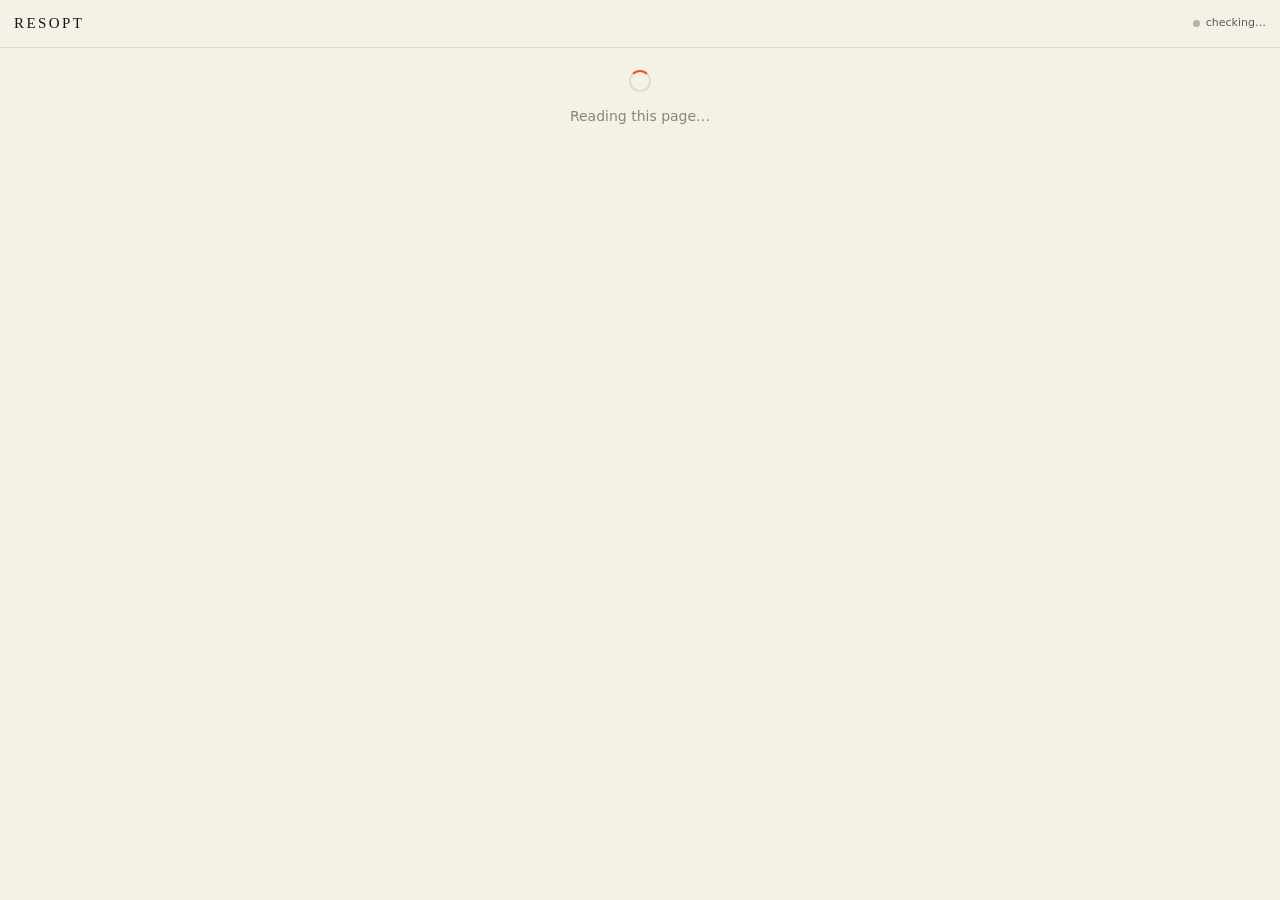
<file: extension/sidepanel.html>
<!doctype html>
<html lang="en">
<head>
<meta charset="utf-8">
<meta name="viewport" content="width=device-width, initial-scale=1">
<title>RESOPT</title>
<link rel="stylesheet" href="sidepanel.css">
</head>
<body>
<header class="top">
  <span class="word">RESOPT</span>
  <span id="engineTag" class="engine off"><span class="dot"></span><span id="engineLabel">checking…</span></span>
</header>

<nav id="tabbar" class="tabbar hidden">
  <button id="tabJob" class="tab on">This job</button>
  <button id="tabHub" class="tab">Hub<span id="hubCount" class="count" style="display:none">0</span></button>
</nav>

<main>
  <section id="view-loading" class="view"><div class="spin"></div><p class="muted center">Reading this page…</p></section>

  <!-- setup: résumés -->
  <section id="view-setup" class="view hidden">
    <h2>Quick setup</h2>
    <p class="muted" style="margin-bottom:12px;">Add a résumé to see instant match scores before you save jobs to your Hub.</p>

    <label>Saved résumés</label>
    <div id="resumeList"></div>
    <label for="resumeLabel" style="margin-top:10px">Add a résumé</label>
    <input id="resumeLabel" type="text" placeholder="Label (optional — defaults to file name)">
    <button id="uploadBtn" class="ghost" style="margin-top:8px;flex:none">⬆ Upload PDF or .txt</button>
    <input id="resumeFile" type="file" accept=".pdf,.txt,application/pdf,text/plain" style="display:none">
    <p class="muted" style="font-size:11px;margin:8px 0 4px">or paste the text:</p>
    <textarea id="resumeText" placeholder="Paste your résumé text…"></textarea>
    <button id="saveResumeBtn" class="ghost" style="margin-top:8px;flex:none">Save pasted text</button>
    <p id="resumeMsg" class="muted" style="font-size:11px;margin-top:6px"></p>

    <button id="setupDoneBtn" class="cta" style="margin-top:16px">Done</button>
  </section>

  <!-- State A: job detected + fit read -->
  <section id="view-job" class="view hidden">
    <p class="lab">Job detected</p>
    <div class="card">
      <div style="display:flex;align-items:flex-start">
        <span id="atsChip" class="pill">Job</span>
        <a id="jobLink" class="linkic" style="margin-left:auto" href="#" target="_blank" title="Open the posting" aria-label="Open the posting">↗</a>
      </div>
      <p id="jobTitle" style="font-size:15px;font-weight:600;margin:9px 0 2px">Job title</p>
      <p id="jobCompany" class="soft" style="font-size:12px;margin:0"></p>
      <p id="jobMeta" class="muted" style="font-size:11px;margin:8px 0 0"></p>
    </div>

    <label for="resumeSelect">Use résumé</label>
    <select id="resumeSelect"></select>

    <div class="divider"></div>
    <p class="lab" style="margin-top:14px">Match score <span id="scoreBadge" class="srcbadge est">quick estimate</span></p>
    <div class="meter" style="display:flex;align-items:baseline;gap:5px">
      <span id="fitPct" class="score">–</span><span class="muted">/100</span>
      <span id="fitVerdict" class="verdict" style="margin-left:auto;font-size:12px"></span>
    </div>
    <div class="bar"><i id="fitBar" style="width:0%"></i></div>

    <div style="margin: 4px 0 8px;">
      <p class="lab" style="margin-bottom: 4px;">Target ATS format <span id="atsCount" class="soft"></span></p>
      <select id="atsOverride" class="sel" style="width: 100%;"></select>
    </div>

    <p class="lab" style="margin-top:10px">Keywords you cover</p>
    <div id="coverChips"></div>
    <p class="lab" style="margin-top:10px">Missing — add these if you truly have them</p>
    <div id="gapChips"></div>

    <button id="optimizeBtn" class="cta" style="margin-top:16px">Save Job to Hub</button>
    <p style="margin-top:10px;display:flex;justify-content:space-between">
      <button id="openSetupBtn" class="setuplink">⚙ Résumés</button>
      <button id="rescanBtn" class="setuplink">↻ Re-scan page</button>
    </p>
    <p class="foot" style="border:none;padding:12px 0 0">🔒 Runs on your machine · your key</p>
  </section>

  <!-- Hub: saved jobs, links, applied status, on-device résumés -->
  <section id="view-hub" class="view hidden">
    <div style="display:flex;align-items:center;margin:2px 0 4px">
      <p class="lab" style="margin:0">Saved jobs</p>
      <button id="hubRefresh" class="setuplink" style="margin-left:auto">↻ Refresh</button>
    </div>
    <div class="fseg">
      <button data-filter="all" class="on">All</button>
      <button data-filter="applied">Applied</button>
      <button data-filter="saved">Not applied</button>
    </div>
    <div id="hubList"></div>
    <p class="foot" style="border:none;padding:12px 0 0">💻 Your Hub lives on this machine</p>
  </section>

  <section id="view-error" class="view hidden">
    <div class="center pad">
      <h2>Something went wrong</h2>
      <p id="errorMsg" class="muted"></p>
      <button id="errBackBtn" class="cta">Back</button>
    </div>
  </section>
</main>

<script src="detect.js"></script>
<script src="lib/match.js"></script>
<script src="sidepanel.js"></script>
</body>
</html>
</file>
<file: extension/sidepanel.css>
:root{
  --paper:#F6F1E7; --paper2:#FBF7EF; --ink:#16181D; --ink-soft:#5A5A52;
  --muted:#8A8577; --line:#E3DBCB; --verm:#E4572E; --verm-dk:#B23A18;
  --green:#2E7D52; --amber:#B27A17; --off:#B9B2A1;
}
*{box-sizing:border-box}
body{margin:0;background:var(--paper);color:var(--ink);
  font-family:-apple-system,BlinkMacSystemFont,"Segoe UI",Inter,system-ui,sans-serif;
  font-size:14px;line-height:1.5;-webkit-font-smoothing:antialiased}
.top{display:flex;align-items:center;justify-content:space-between;
  padding:12px 14px;border-bottom:1px solid var(--line);position:sticky;top:0;background:var(--paper);z-index:2}
.word{font-family:Georgia,"Times New Roman",serif;letter-spacing:.16em;font-size:15px}
.engine{display:flex;align-items:center;gap:6px;font-size:11px;color:var(--ink-soft)}
.dot{width:7px;height:7px;border-radius:50%;background:var(--off)}
.engine.on .dot{background:var(--green)} .engine.off .dot{background:var(--off)}
main{padding:14px}
.view.hidden{display:none}
.center{text-align:center} .pad{padding:14px 6px 6px}
.muted{color:var(--muted)} .soft{color:var(--ink-soft)}
h2{font-size:16px;font-weight:600;margin:10px 0 5px}
label{display:block;font-size:11px;color:var(--muted);margin:12px 0 5px}
.lab{font-size:11px;color:var(--muted);margin:0 0 6px}
input,textarea,select{width:100%;background:var(--paper2);border:1px solid var(--line);
  border-radius:10px;padding:9px 11px;font:inherit;color:var(--ink)}
textarea{resize:vertical;min-height:88px}
input:focus,textarea:focus,select:focus{outline:none;border-color:var(--verm)}
.card{background:var(--paper2);border:1px solid var(--line);border-radius:10px;padding:11px 12px;margin-bottom:12px}
.pill{display:inline-flex;align-items:center;gap:5px;background:#FBE7DF;color:var(--verm-dk);
  font-size:11px;padding:3px 9px;border-radius:20px}
.chip{display:inline-block;font-size:11px;padding:3px 9px;border-radius:6px;margin:0 5px 5px 0;
  background:#EFEADD;color:var(--ink-soft)}
.chip.ok{background:#E4F0E8;color:var(--green)} .chip.gap{background:#F6ECD9;color:var(--amber)}
.cta{width:100%;background:var(--verm);color:#fff;border:none;border-radius:10px;padding:12px;
  font-size:14px;font-weight:600;cursor:pointer;margin-top:4px}
.cta:disabled{opacity:.5;cursor:default}
.cta.ok{background:var(--green);color:#fff}
.ghost{background:transparent;border:1px solid var(--line);color:var(--ink);border-radius:10px;
  padding:9px 10px;font-size:13px;cursor:pointer;flex:1}
.row{display:flex;gap:8px;align-items:flex-start;font-size:13px;margin:7px 0;color:#3A3A34}
.foot{display:flex;align-items:center;gap:6px;font-size:11px;color:var(--muted);
  padding:12px 14px;border-top:1px solid var(--line);margin-top:6px}
a{color:var(--verm-dk);text-decoration:none} a:hover{text-decoration:underline}
.badge-circle{width:52px;height:52px;border-radius:50%;background:#FBE7DF;color:var(--verm-dk);
  display:flex;align-items:center;justify-content:center;font-size:24px;margin:0 auto 12px}
.score{font-family:Georgia,serif;font-size:42px;line-height:1}
.bar{height:7px;background:#EAE3D3;border-radius:20px;margin:9px 0 14px;overflow:hidden}
.bar > i{display:block;height:7px;background:var(--verm);border-radius:20px;transition:width .4s}
.dl{display:flex;gap:8px;margin-top:14px}
.mini{font-size:11px;color:var(--verm-dk);background:none;border:none;cursor:pointer;padding:0}
.setuplink{font-size:11px;color:var(--muted);background:none;border:none;cursor:pointer;padding:0}
.spin{width:22px;height:22px;border:2px solid var(--line);border-top-color:var(--verm);
  border-radius:50%;animation:s .8s linear infinite;margin:8px auto}
@keyframes s{to{transform:rotate(360deg)}}

/* --- tab bar (This job / Hub) --- */
.tabbar{display:flex;gap:4px;padding:0 14px;border-bottom:1px solid var(--line);
  position:sticky;top:47px;background:var(--paper);z-index:1}
.tabbar.hidden{display:none}
.tab{background:none;border:none;font:inherit;font-size:12px;color:var(--muted);
  padding:9px 10px 8px;cursor:pointer;border-bottom:2px solid transparent;margin-bottom:-1px}
.tab.on{color:var(--ink);border-bottom-color:var(--verm)}
.count{font-size:10px;color:var(--verm-dk);background:#FBE7DF;border-radius:20px;padding:0 6px;margin-left:5px}

/* --- score source badge --- */
.srcbadge{font-size:9px;padding:1px 7px;border-radius:20px;margin-left:7px;vertical-align:2px;border:1px solid}
.srcbadge.eng{color:var(--verm-dk);border-color:var(--verm)}
.srcbadge.est{color:var(--muted);border-color:var(--line)}

/* --- Hub view --- */
.fseg{display:flex;gap:14px;font-size:11px;color:var(--muted);margin:2px 0 12px}
.fseg button{background:none;border:none;font:inherit;font-size:11px;color:var(--muted);cursor:pointer;padding:0}
.fseg button.on{color:var(--verm-dk)}
.jrow{background:var(--paper2);border:1px solid var(--line);border-radius:10px;padding:10px 11px;margin-bottom:9px}
.jrow .jt{font-size:13px;font-weight:600;margin:0}
.jrow .jc{font-size:11px;color:var(--ink-soft);margin:1px 0 0}
.linkic{color:var(--muted);font-size:15px;text-decoration:none}
.seg{display:inline-flex;border:1px solid var(--line);border-radius:20px;overflow:hidden}
.seg button{background:var(--paper2);border:none;font:inherit;font-size:10px;color:var(--ink-soft);
  padding:3px 9px;cursor:pointer}
.seg button.a{background:var(--green);color:#fff}
.seg button.n{background:var(--ink);color:var(--paper)}
.save{display:inline-flex;align-items:center;gap:4px;font-size:10px;color:var(--green);
  background:#E4F0E8;padding:3px 8px;border-radius:20px;cursor:pointer;border:none}
.hubopt{font-size:11px;color:var(--verm-dk);background:none;border:1px solid var(--line);
  border-radius:8px;padding:4px 9px;cursor:pointer}
.trash{color:var(--muted);font-size:14px;background:none;border:none;cursor:pointer;padding:0}
.empty{text-align:center;color:var(--muted);font-size:12px;padding:24px 8px}
</file>
